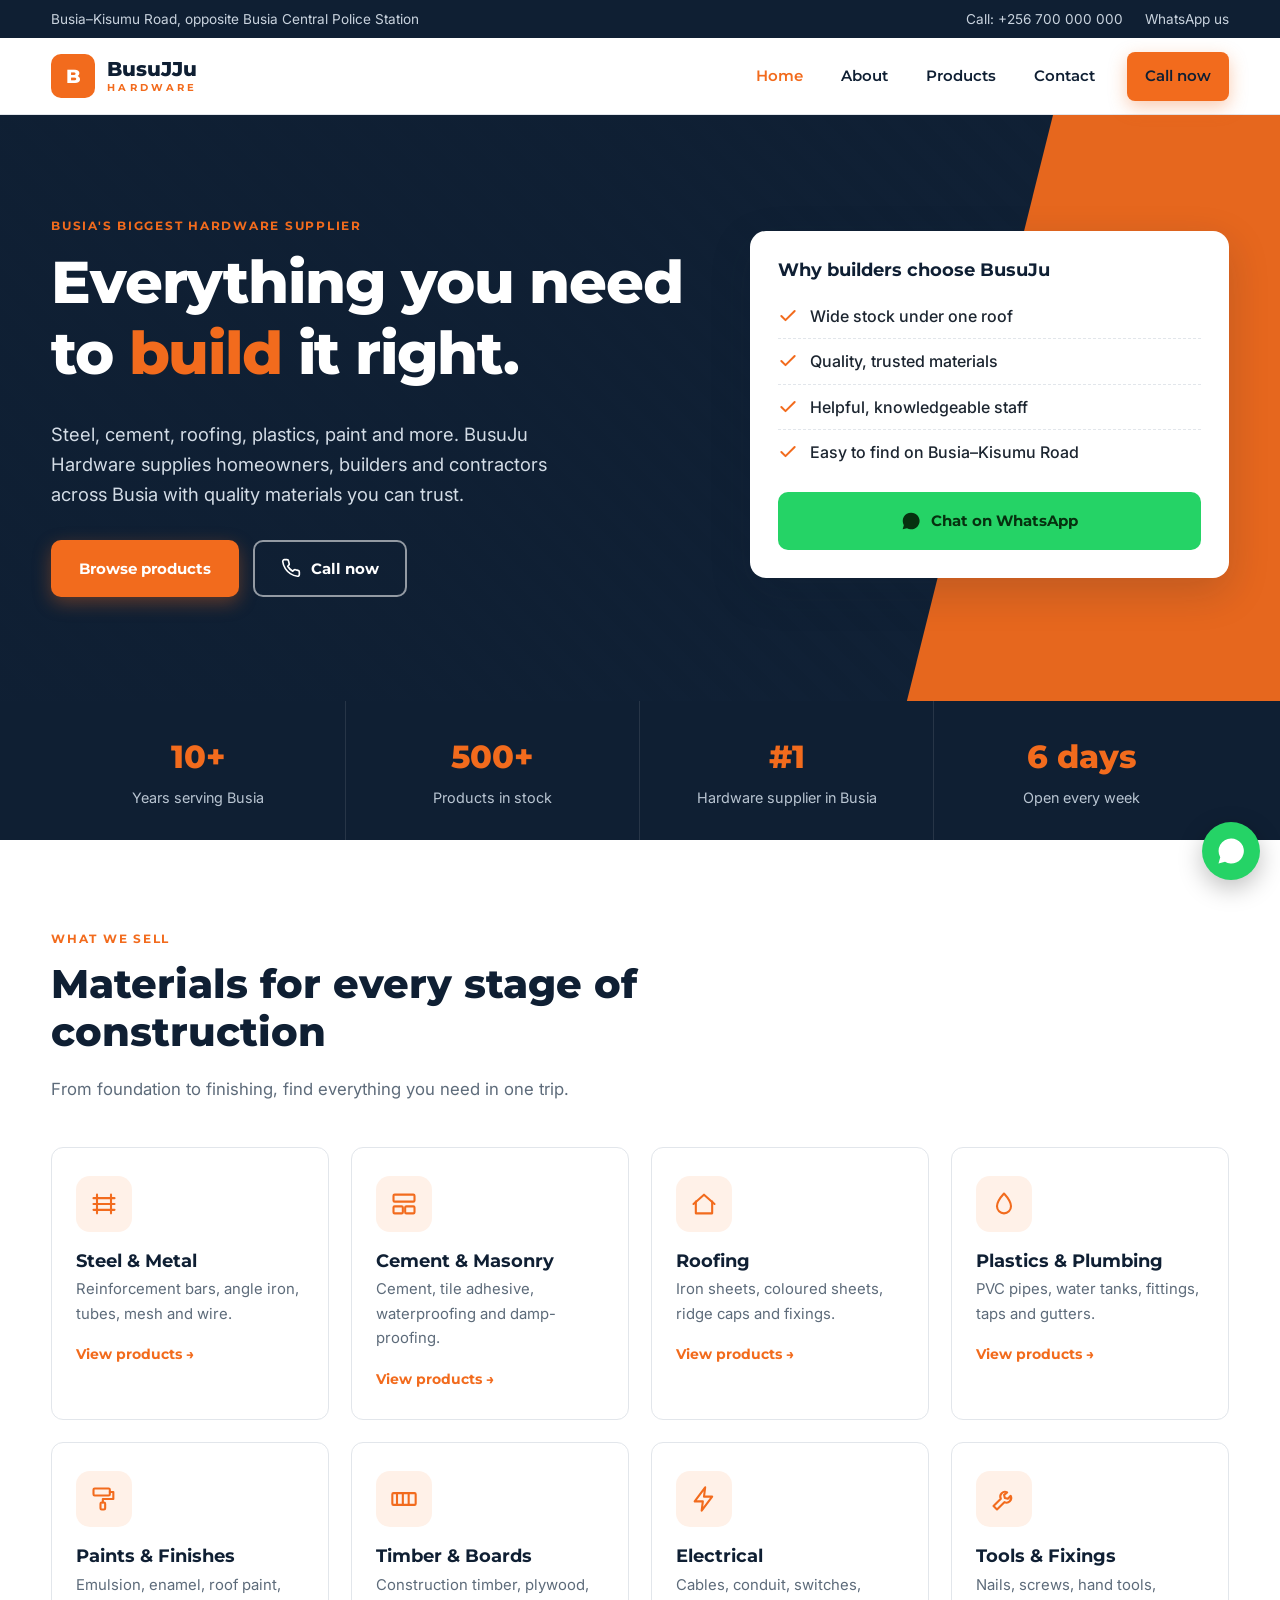
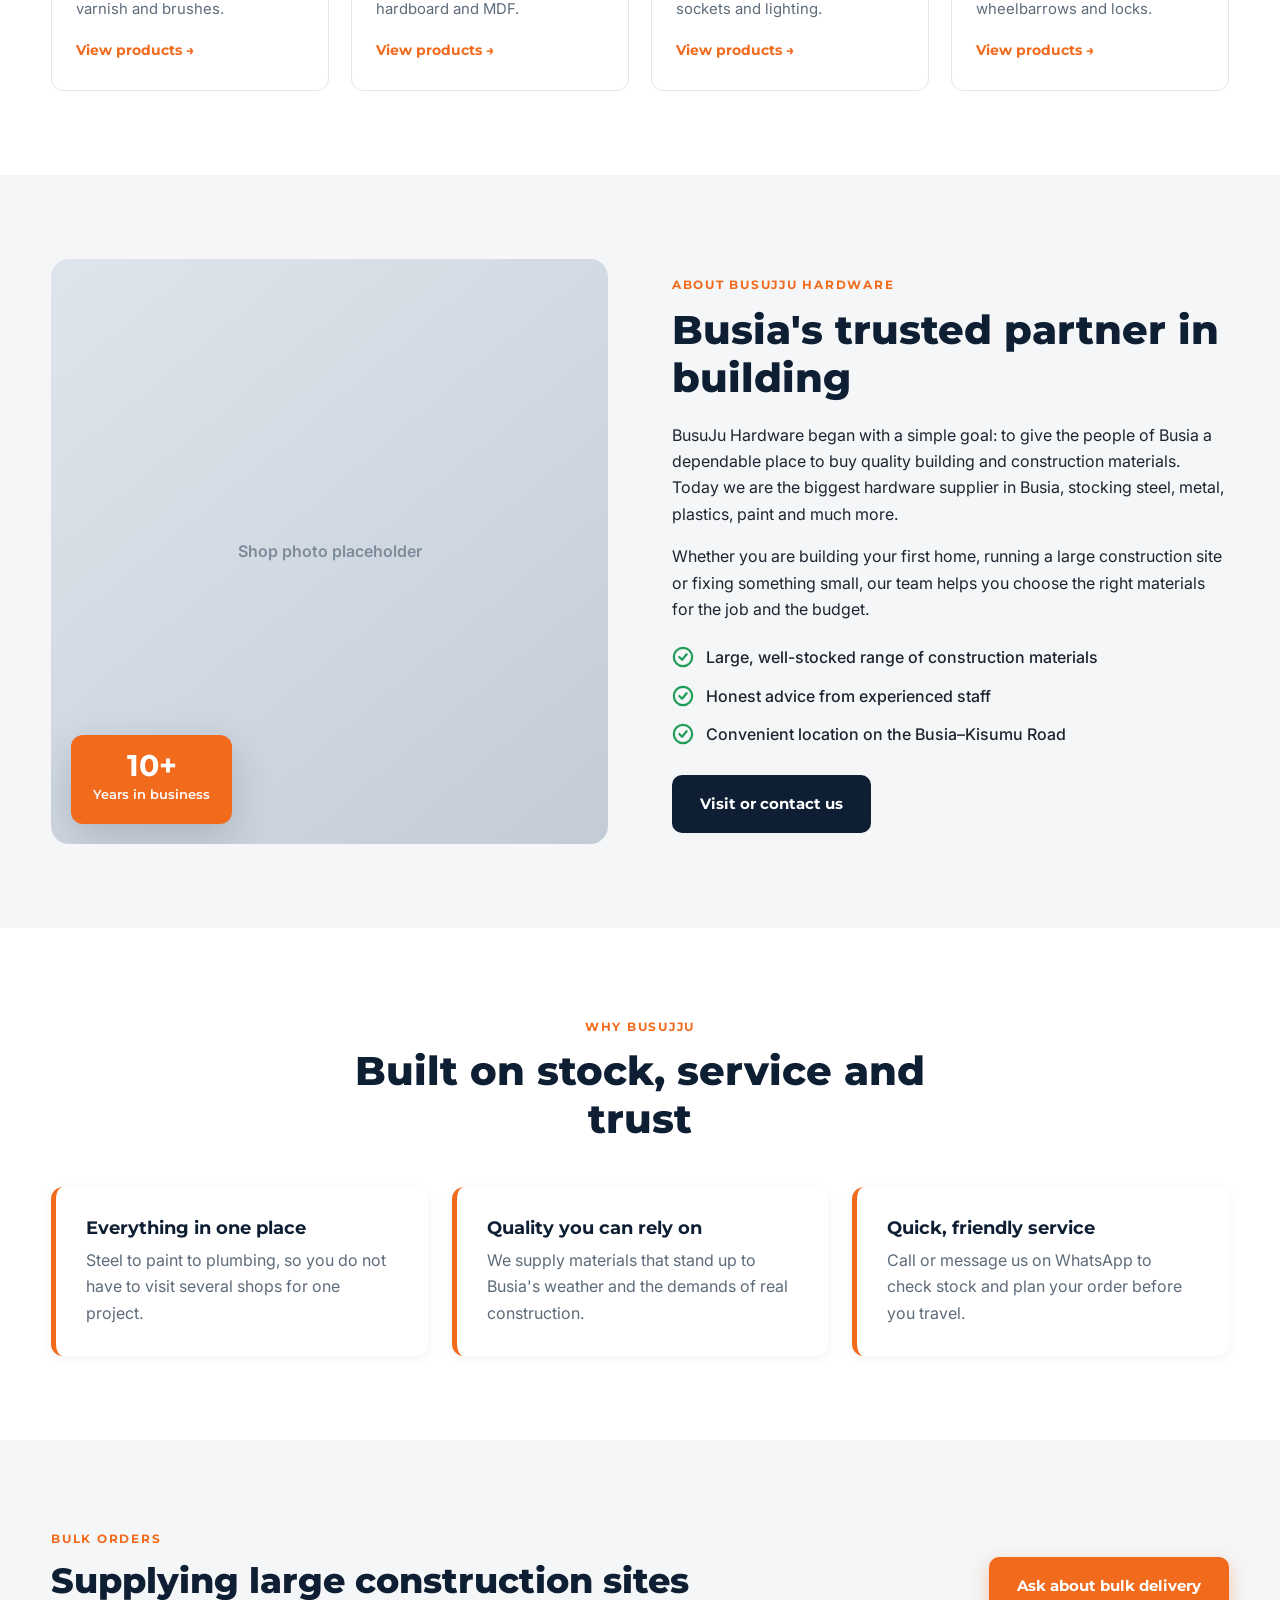
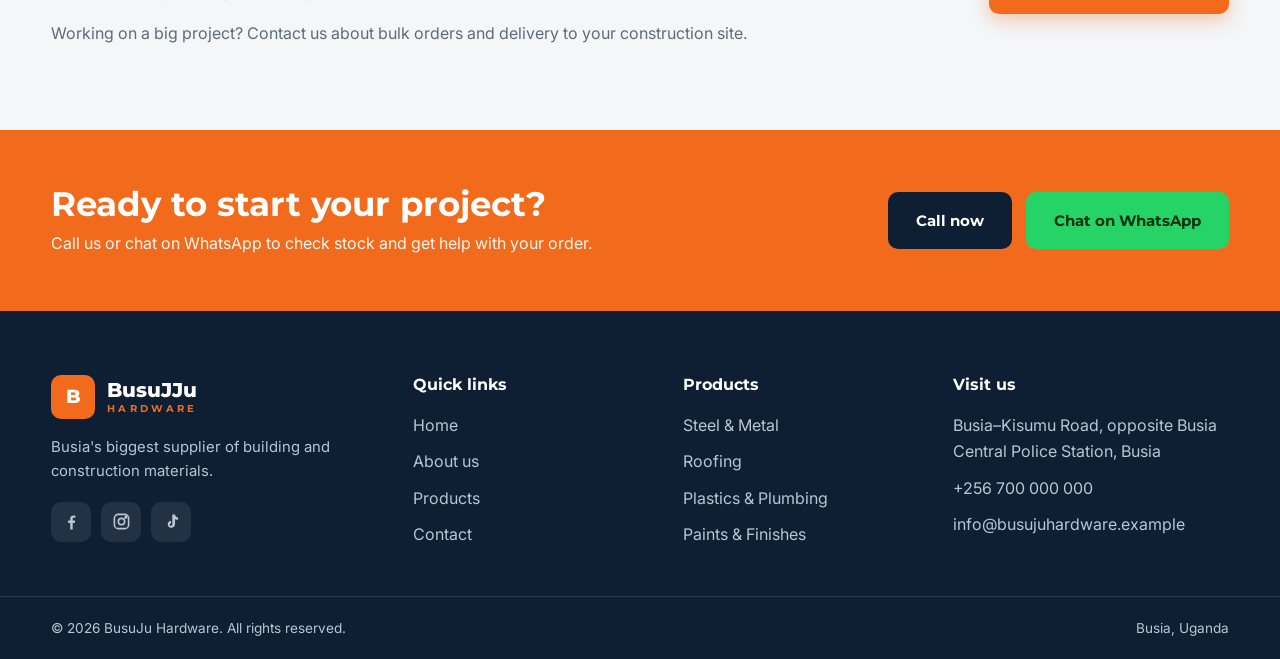
<file: index.html>
<!DOCTYPE html>
<html lang="en">
<head>
  <meta charset="UTF-8">
  <meta name="viewport" content="width=device-width, initial-scale=1.0">
  <title>BusuJu Hardware | Building &amp; Construction Materials in Busia</title>
  <meta name="description" content="BusuJu Hardware in Busia supplies steel, cement, roofing, plastics, paint, timber, electrical and tools for builders, contractors and homeowners.">
  <link rel="preconnect" href="https://fonts.googleapis.com">
  <link rel="preconnect" href="https://fonts.gstatic.com" crossorigin>
  <link href="https://fonts.googleapis.com/css2?family=Inter:wght@400;500;600&amp;family=Montserrat:wght@600;700;800&amp;display=swap" rel="stylesheet">
  <link rel="stylesheet" href="style.css">
</head>
<body>

  <div class="topbar">
    <div class="container">
      <span>Busia–Kisumu Road, opposite Busia Central Police Station</span>
      <div class="topbar-links">
        <a data-phone-link href="#">Call: <span data-phone-text>+256 700 000 000</span></a>
        <a data-whatsapp-link href="#">WhatsApp us</a>
      </div>
    </div>
  </div>

  <header class="header">
    <div class="container nav">
      <a href="index.html" class="logo" aria-label="BusuJJu Hardware home">
        <!-- Replace the logo-mark block with <img src="images/logo.png" alt="BusuJJu Hardware"> when you have a logo -->
        <span class="logo-mark">B</span>
        <span class="logo-text">BusuJJu<small>HARDWARE</small></span>
      </a>
      <button class="nav-toggle" aria-label="Toggle menu" aria-expanded="false"><span></span></button>
      <ul class="nav-links">
        <li><a href="index.html" class="active">Home</a></li>
        <li><a href="index.html#about">About</a></li>
        <li><a href="products.html">Products</a></li>
        <li><a href="contact.html">Contact</a></li>
        <li class="nav-cta"><a class="btn btn-primary btn-sm" data-phone-link href="#">Call now</a></li>
      </ul>
    </div>
  </header>

  <main>
    <!-- HERO -->
    <section class="hero">
      <div class="container">
        <div>
          <span class="eyebrow">Busia's biggest hardware supplier</span>
          <h1>Everything you need to <em>build</em> it right.</h1>
          <p class="lead">Steel, cement, roofing, plastics, paint and more. BusuJu Hardware supplies homeowners, builders and contractors across Busia with quality materials you can trust.</p>
          <div class="hero-actions">
            <a class="btn btn-primary" href="products.html">Browse products</a>
            <a class="btn btn-outline" data-phone-link href="#">
              <svg viewBox="0 0 24 24" fill="none" stroke="currentColor" stroke-width="2" stroke-linecap="round" stroke-linejoin="round"><path d="M22 16.9v3a2 2 0 0 1-2.2 2 19.8 19.8 0 0 1-8.6-3.1 19.5 19.5 0 0 1-6-6A19.8 19.8 0 0 1 2.1 4.2 2 2 0 0 1 4.1 2h3a2 2 0 0 1 2 1.7c.1 1 .4 1.9.7 2.8a2 2 0 0 1-.5 2.1L8.1 9.9a16 16 0 0 0 6 6l1.3-1.3a2 2 0 0 1 2.1-.4c.9.3 1.8.6 2.8.7a2 2 0 0 1 1.7 2z"/></svg>
              Call now
            </a>
          </div>
        </div>
        <aside class="hero-card">
          <h3>Why builders choose BusuJu</h3>
          <ul>
            <li><svg viewBox="0 0 24 24" fill="none" stroke="currentColor" stroke-width="2.4" stroke-linecap="round" stroke-linejoin="round"><path d="M20 6L9 17l-5-5"/></svg>Wide stock under one roof</li>
            <li><svg viewBox="0 0 24 24" fill="none" stroke="currentColor" stroke-width="2.4" stroke-linecap="round" stroke-linejoin="round"><path d="M20 6L9 17l-5-5"/></svg>Quality, trusted materials</li>
            <li><svg viewBox="0 0 24 24" fill="none" stroke="currentColor" stroke-width="2.4" stroke-linecap="round" stroke-linejoin="round"><path d="M20 6L9 17l-5-5"/></svg>Helpful, knowledgeable staff</li>
            <li><svg viewBox="0 0 24 24" fill="none" stroke="currentColor" stroke-width="2.4" stroke-linecap="round" stroke-linejoin="round"><path d="M20 6L9 17l-5-5"/></svg>Easy to find on Busia–Kisumu Road</li>
          </ul>
          <a class="btn btn-whatsapp" style="width:100%" data-whatsapp-link href="#">
            <svg viewBox="0 0 24 24" fill="currentColor"><path d="M17.5 14.4c-.3-.1-1.7-.8-2-.9-.3-.1-.5-.1-.7.1-.2.3-.8.9-.9 1.1-.2.2-.3.2-.6.1-.3-.1-1.2-.4-2.3-1.4-.9-.8-1.4-1.7-1.6-2-.2-.3 0-.4.1-.6l.4-.5c.1-.2.2-.3.3-.5.1-.2 0-.4 0-.5-.1-.1-.7-1.6-.9-2.2-.2-.6-.5-.5-.7-.5h-.6c-.2 0-.5.1-.8.4-.3.3-1 1-1 2.5s1.1 2.9 1.2 3.1c.1.2 2.1 3.2 5.1 4.5.7.3 1.3.5 1.7.6.7.2 1.4.2 1.9.1.6-.1 1.7-.7 2-1.4.2-.7.2-1.3.2-1.4-.1-.1-.3-.2-.6-.3zM12 2a10 10 0 0 0-8.6 15L2 22l5.2-1.4A10 10 0 1 0 12 2z"/></svg>
            Chat on WhatsApp
          </a>
        </aside>
      </div>
    </section>

    <!-- STATS (edit these numbers to match the real business) -->
    <section class="stats">
      <div class="container">
        <div class="stat"><b>10+</b><span>Years serving Busia</span></div>
        <div class="stat"><b>500+</b><span>Products in stock</span></div>
        <div class="stat"><b>#1</b><span>Hardware supplier in Busia</span></div>
        <div class="stat"><b>6 days</b><span>Open every week</span></div>
      </div>
    </section>

    <!-- CATEGORIES -->
    <section class="section">
      <div class="container">
        <div class="section-head reveal">
          <span class="eyebrow">What we sell</span>
          <h2>Materials for every stage of construction</h2>
          <p>From foundation to finishing, find everything you need in one trip.</p>
        </div>
        <div class="cat-grid">
          <a class="cat-card reveal" href="products.html?category=Steel%20%26%20Metal">
            <div class="cat-icon"><svg viewBox="0 0 24 24" fill="none" stroke="currentColor" stroke-width="1.8" stroke-linecap="round" stroke-linejoin="round"><path d="M3 7h18M3 12h18M3 17h18"/><path d="M6 4v16M18 4v16"/></svg></div>
            <h3>Steel &amp; Metal</h3><p>Reinforcement bars, angle iron, tubes, mesh and wire.</p><span class="more">View products →</span>
          </a>
          <a class="cat-card reveal" href="products.html?category=Cement%20%26%20Masonry">
            <div class="cat-icon"><svg viewBox="0 0 24 24" fill="none" stroke="currentColor" stroke-width="1.8" stroke-linecap="round" stroke-linejoin="round"><rect x="3" y="4" width="18" height="6" rx="1"/><rect x="3" y="14" width="8" height="6" rx="1"/><rect x="13" y="14" width="8" height="6" rx="1"/></svg></div>
            <h3>Cement &amp; Masonry</h3><p>Cement, tile adhesive, waterproofing and damp-proofing.</p><span class="more">View products →</span>
          </a>
          <a class="cat-card reveal" href="products.html?category=Roofing">
            <div class="cat-icon"><svg viewBox="0 0 24 24" fill="none" stroke="currentColor" stroke-width="1.8" stroke-linecap="round" stroke-linejoin="round"><path d="M3 12l9-8 9 8"/><path d="M5 10v10h14V10"/></svg></div>
            <h3>Roofing</h3><p>Iron sheets, coloured sheets, ridge caps and fixings.</p><span class="more">View products →</span>
          </a>
          <a class="cat-card reveal" href="products.html?category=Plastics%20%26%20Plumbing">
            <div class="cat-icon"><svg viewBox="0 0 24 24" fill="none" stroke="currentColor" stroke-width="1.8" stroke-linecap="round" stroke-linejoin="round"><path d="M12 3s6 6.5 6 11a6 6 0 0 1-12 0c0-4.5 6-11 6-11z"/></svg></div>
            <h3>Plastics &amp; Plumbing</h3><p>PVC pipes, water tanks, fittings, taps and gutters.</p><span class="more">View products →</span>
          </a>
          <a class="cat-card reveal" href="products.html?category=Paints%20%26%20Finishes">
            <div class="cat-icon"><svg viewBox="0 0 24 24" fill="none" stroke="currentColor" stroke-width="1.8" stroke-linecap="round" stroke-linejoin="round"><rect x="3" y="3" width="14" height="6" rx="1"/><path d="M17 6h3v6h-9v3"/><rect x="9" y="15" width="4" height="6" rx="1"/></svg></div>
            <h3>Paints &amp; Finishes</h3><p>Emulsion, enamel, roof paint, varnish and brushes.</p><span class="more">View products →</span>
          </a>
          <a class="cat-card reveal" href="products.html?category=Timber%20%26%20Boards">
            <div class="cat-icon"><svg viewBox="0 0 24 24" fill="none" stroke="currentColor" stroke-width="1.8" stroke-linecap="round" stroke-linejoin="round"><rect x="2" y="7" width="20" height="10" rx="1"/><path d="M6 7v10M11 7v10M16 7v10"/></svg></div>
            <h3>Timber &amp; Boards</h3><p>Construction timber, plywood, hardboard and MDF.</p><span class="more">View products →</span>
          </a>
          <a class="cat-card reveal" href="products.html?category=Electrical">
            <div class="cat-icon"><svg viewBox="0 0 24 24" fill="none" stroke="currentColor" stroke-width="1.8" stroke-linecap="round" stroke-linejoin="round"><path d="M13 2L4 14h7l-1 8 9-12h-7z"/></svg></div>
            <h3>Electrical</h3><p>Cables, conduit, switches, sockets and lighting.</p><span class="more">View products →</span>
          </a>
          <a class="cat-card reveal" href="products.html?category=Tools%20%26%20Fixings">
            <div class="cat-icon"><svg viewBox="0 0 24 24" fill="none" stroke="currentColor" stroke-width="1.8" stroke-linecap="round" stroke-linejoin="round"><path d="M14.7 6.3a4 4 0 0 0-5.4 5.4L3 18l3 3 6.3-6.3a4 4 0 0 0 5.4-5.4l-2.4 2.4-2.6-.6-.6-2.6z"/></svg></div>
            <h3>Tools &amp; Fixings</h3><p>Nails, screws, hand tools, wheelbarrows and locks.</p><span class="more">View products →</span>
          </a>
        </div>
      </div>
    </section>

    <!-- ABOUT -->
    <section class="section soft" id="about">
      <div class="container about-grid">
        <div class="about-media reveal">
          <!-- Replace this text with: <img src="images/store.jpg" alt="BusuJJu Hardware shop front"> -->
          <span>Shop photo placeholder</span>
          <div class="badge"><b>10+</b><span>Years in business</span></div>
        </div>
        <div class="reveal">
          <span class="eyebrow">About BusuJJu Hardware</span>
          <h2 style="font-size:clamp(1.8rem,3.4vw,2.5rem);font-weight:800">Busia's trusted partner in building</h2>
          <!-- Edit the story below with the real history of the business -->
          <p>BusuJu Hardware began with a simple goal: to give the people of Busia a dependable place to buy quality building and construction materials. Today we are the biggest hardware supplier in Busia, stocking steel, metal, plastics, paint and much more.</p>
          <p>Whether you are building your first home, running a large construction site or fixing something small, our team helps you choose the right materials for the job and the budget.</p>
          <ul class="check-list">
            <li><svg viewBox="0 0 24 24" fill="none" stroke="currentColor" stroke-width="2.4" stroke-linecap="round" stroke-linejoin="round"><circle cx="12" cy="12" r="10"/><path d="M8 12l3 3 5-6"/></svg>Large, well-stocked range of construction materials</li>
            <li><svg viewBox="0 0 24 24" fill="none" stroke="currentColor" stroke-width="2.4" stroke-linecap="round" stroke-linejoin="round"><circle cx="12" cy="12" r="10"/><path d="M8 12l3 3 5-6"/></svg>Honest advice from experienced staff</li>
            <li><svg viewBox="0 0 24 24" fill="none" stroke="currentColor" stroke-width="2.4" stroke-linecap="round" stroke-linejoin="round"><circle cx="12" cy="12" r="10"/><path d="M8 12l3 3 5-6"/></svg>Convenient location on the Busia–Kisumu Road</li>
          </ul>
          <a class="btn btn-dark" href="contact.html">Visit or contact us</a>
        </div>
      </div>
    </section>

    <!-- WHY US -->
    <section class="section">
      <div class="container">
        <div class="section-head reveal center" style="text-align:center">
          <span class="eyebrow">Why BusuJJu</span>
          <h2>Built on stock, service and trust</h2>
        </div>
        <div class="why-grid">
          <div class="why-card reveal"><h3>Everything in one place</h3><p>Steel to paint to plumbing, so you do not have to visit several shops for one project.</p></div>
          <div class="why-card reveal"><h3>Quality you can rely on</h3><p>We supply materials that stand up to Busia's weather and the demands of real construction.</p></div>
          <div class="why-card reveal"><h3>Quick, friendly service</h3><p>Call or message us on WhatsApp to check stock and plan your order before you travel.</p></div>
        </div>
      </div>
    </section>

    <!-- DELIVERY (delivery to bulk construction sites is not yet confirmed — edit or remove this section as needed) -->
    <section class="section soft">
      <div class="container about-grid" style="grid-template-columns:1fr auto;gap:40px">
        <div class="reveal">
          <span class="eyebrow">Bulk orders</span>
          <h2 style="font-size:clamp(1.6rem,3vw,2.2rem);font-weight:800">Supplying large construction sites</h2>
          <p style="margin:0;color:var(--muted)">Working on a big project? Contact us about bulk orders and delivery to your construction site.</p>
        </div>
        <a class="btn btn-primary reveal" data-whatsapp-link href="#">Ask about bulk delivery</a>
      </div>
    </section>

    <!-- CTA -->
    <section class="cta-band">
      <div class="container">
        <div>
          <h2>Ready to start your project?</h2>
          <p>Call us or chat on WhatsApp to check stock and get help with your order.</p>
        </div>
        <div class="cta-actions">
          <a class="btn btn-dark" data-phone-link href="#">Call now</a>
          <a class="btn btn-whatsapp" data-whatsapp-link href="#">Chat on WhatsApp</a>
        </div>
      </div>
    </section>
  </main>

  <footer class="footer">
    <div class="container footer-grid">
      <div>
        <a href="index.html" class="logo"><span class="logo-mark">B</span><span class="logo-text">BusuJJu<small>HARDWARE</small></span></a>
        <p class="footer-about">Busia's biggest supplier of building and construction materials.</p>
        <div class="socials">
          <a data-social="facebook" href="#" aria-label="Facebook"><svg viewBox="0 0 24 24" fill="currentColor"><path d="M13.5 22v-8h2.7l.4-3.2h-3.1V8.8c0-.9.3-1.5 1.6-1.5h1.7V4.4c-.3 0-1.3-.1-2.4-.1-2.4 0-4 1.5-4 4.1v2.4H7.7V14h2.7v8z"/></svg></a>
          <a data-social="instagram" href="#" aria-label="Instagram"><svg viewBox="0 0 24 24" fill="none" stroke="currentColor" stroke-width="2"><rect x="3" y="3" width="18" height="18" rx="5"/><circle cx="12" cy="12" r="4"/><circle cx="17.5" cy="6.5" r="1" fill="currentColor"/></svg></a>
          <a data-social="tiktok" href="#" aria-label="TikTok"><svg viewBox="0 0 24 24" fill="currentColor"><path d="M16.5 3c.3 2.2 1.6 3.6 3.8 3.8v3c-1.4.1-2.7-.3-3.8-1.1v6.1c0 5.2-5.6 6.9-8.3 3.4-1.8-2.4-.9-6.600 3.200-7v3.100c-.4.100-.7.200-1 .4-1.100.8-.6 2.700.9 2.700 1 0 1.700-.8 1.700-1.800V3z"/></svg></a>
        </div>
      </div>
      <div>
        <h4>Quick links</h4>
        <ul>
          <li><a href="index.html">Home</a></li>
          <li><a href="index.html#about">About us</a></li>
          <li><a href="products.html">Products</a></li>
          <li><a href="contact.html">Contact</a></li>
        </ul>
      </div>
      <div>
        <h4>Products</h4>
        <ul>
          <li><a href="products.html?category=Steel%20%26%20Metal">Steel &amp; Metal</a></li>
          <li><a href="products.html?category=Roofing">Roofing</a></li>
          <li><a href="products.html?category=Plastics%20%26%20Plumbing">Plastics &amp; Plumbing</a></li>
          <li><a href="products.html?category=Paints%20%26%20Finishes">Paints &amp; Finishes</a></li>
        </ul>
      </div>
      <div>
        <h4>Visit us</h4>
        <ul>
          <li>Busia–Kisumu Road, opposite Busia Central Police Station, Busia</li>
          <li><a data-phone-link href="#" data-phone-text>+256 700 000 000</a></li>
          <li><a data-email-link href="#" data-email-text>info@busujuhardware.example</a></li>
        </ul>
      </div>
    </div>
    <div class="footer-bottom">
      <div class="container">
        <span>&copy; <span data-year>2026</span> BusuJu Hardware. All rights reserved.</span>
        <span>Busia, Uganda</span>
      </div>
    </div>
  </footer>

  <a class="float-wa" data-whatsapp-link href="#" aria-label="Chat on WhatsApp">
    <svg viewBox="0 0 24 24" fill="currentColor"><path d="M17.5 14.4c-.3-.1-1.7-.8-2-.9-.3-.1-.5-.1-.7.1-.2.3-.8.9-.9 1.1-.2.2-.3.2-.6.1-.3-.1-1.2-.4-2.3-1.4-.9-.8-1.4-1.7-1.6-2-.2-.3 0-.4.1-.6l.4-.5c.1-.2.2-.3.3-.5.1-.2 0-.4 0-.5-.1-.1-.7-1.6-.9-2.2-.2-.6-.5-.5-.7-.5h-.6c-.2 0-.5.1-.8.4-.3.3-1 1-1 2.5s1.1 2.9 1.2 3.1c.1.2 2.1 3.2 5.1 4.5.7.3 1.3.5 1.7.6.7.2 1.4.2 1.9.1.6-.1 1.7-.7 2-1.4.2-.7.2-1.3.2-1.4-.1-.1-.3-.2-.6-.3zM12 2a10 10 0 0 0-8.6 15L2 22l5.2-1.4A10 10 0 1 0 12 2z"/></svg>
  </a>

  <script src="main.js"></script>
</body>
</html>
</file>
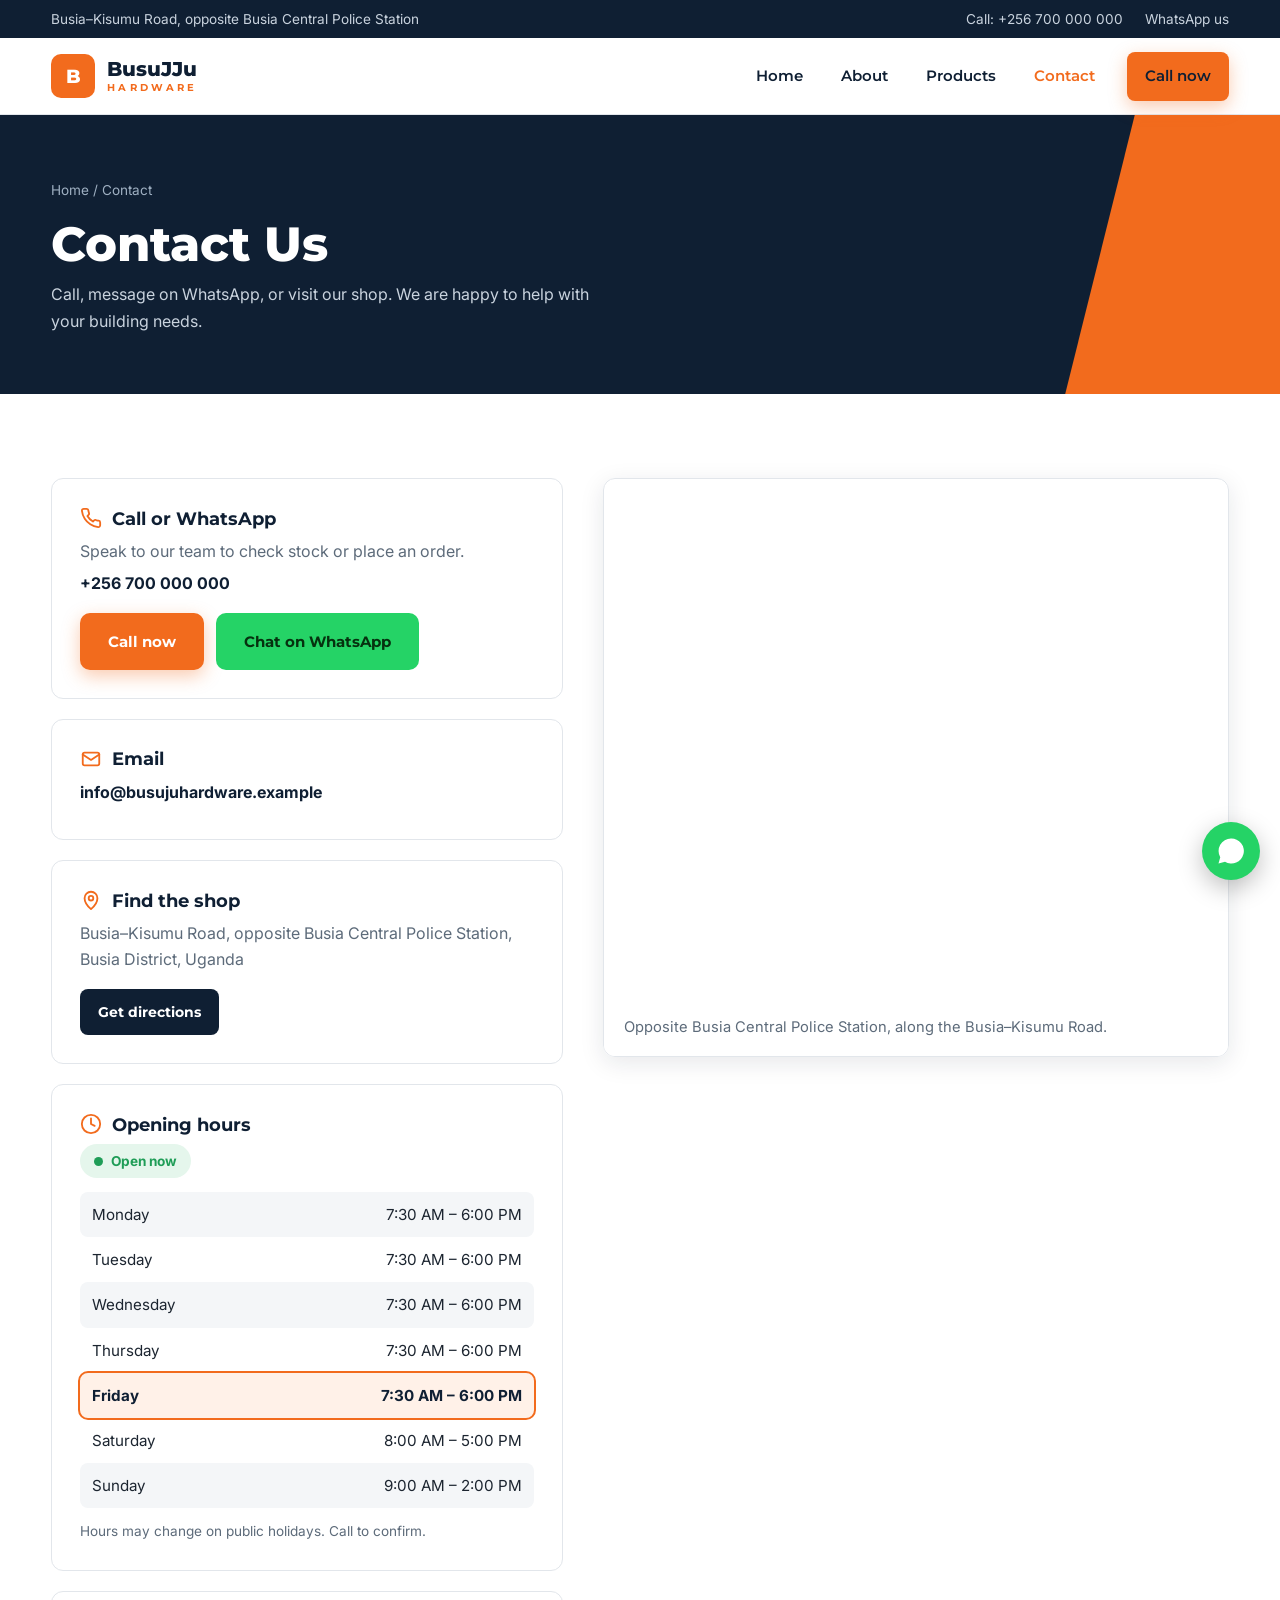
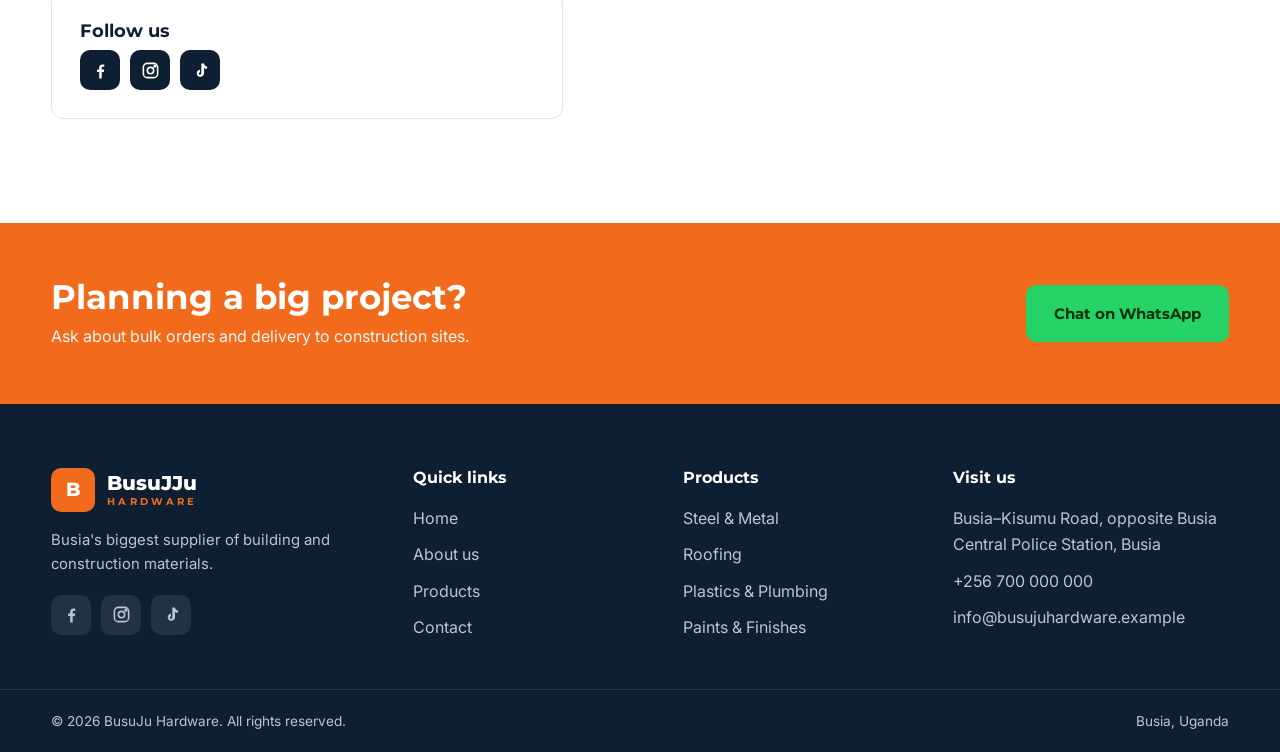
<file: contact.html>
<!DOCTYPE html>
<html lang="en">
<head>
  <meta charset="UTF-8">
  <meta name="viewport" content="width=device-width, initial-scale=1.0">
  <title>Contact | BusuJu Hardware, Busia</title>
  <meta name="description" content="Contact BusuJu Hardware in Busia. Call, chat on WhatsApp, or visit us on the Busia–Kisumu Road opposite Busia Central Police Station.">
  <link rel="preconnect" href="https://fonts.googleapis.com">
  <link rel="preconnect" href="https://fonts.gstatic.com" crossorigin>
  <link href="https://fonts.googleapis.com/css2?family=Inter:wght@400;500;600&amp;family=Montserrat:wght@600;700;800&amp;display=swap" rel="stylesheet">
  <link rel="stylesheet" href="style.css">
</head>
<body>

  <div class="topbar">
    <div class="container">
      <span>Busia–Kisumu Road, opposite Busia Central Police Station</span>
      <div class="topbar-links">
        <a data-phone-link href="#">Call: <span data-phone-text>+256 700 000 000</span></a>
        <a data-whatsapp-link href="#">WhatsApp us</a>
      </div>
    </div>
  </div>

  <header class="header">
    <div class="container nav">
      <a href="index.html" class="logo" aria-label="BusuJJu Hardware home">
        <span class="logo-mark">B</span>
        <span class="logo-text">BusuJJu<small>HARDWARE</small></span>
      </a>
      <button class="nav-toggle" aria-label="Toggle menu" aria-expanded="false"><span></span></button>
      <ul class="nav-links">
        <li><a href="index.html">Home</a></li>
        <li><a href="index.html#about">About</a></li>
        <li><a href="products.html">Products</a></li>
        <li><a href="contact.html" class="active">Contact</a></li>
        <li class="nav-cta"><a class="btn btn-primary btn-sm" data-phone-link href="#">Call now</a></li>
      </ul>
    </div>
  </header>

  <main>
    <section class="page-banner">
      <div class="container">
        <div class="crumbs"><a href="index.html">Home</a> / Contact</div>
        <h1>Contact Us</h1>
        <p>Call, message on WhatsApp, or visit our shop. We are happy to help with your building needs.</p>
      </div>
    </section>

    <section class="section">
      <div class="container contact-grid">
        <div>
          <div class="info-card">
            <h3>
              <svg viewBox="0 0 24 24" fill="none" stroke="currentColor" stroke-width="2" stroke-linecap="round" stroke-linejoin="round"><path d="M22 16.9v3a2 2 0 0 1-2.2 2 19.8 19.8 0 0 1-8.6-3.1 19.5 19.5 0 0 1-6-6A19.8 19.8 0 0 1 2.1 4.2 2 2 0 0 1 4.1 2h3a2 2 0 0 1 2 1.7c.1 1 .4 1.9.7 2.8a2 2 0 0 1-.5 2.1L8.1 9.9a16 16 0 0 0 6 6l1.3-1.3a2 2 0 0 1 2.1-.4c.9.3 1.8.6 2.8.7a2 2 0 0 1 1.7 2z"/></svg>
              Call or WhatsApp
            </h3>
            <p>Speak to our team to check stock or place an order.</p>
            <p><a class="link" data-phone-link href="#" data-phone-text>+256 700 000 000</a></p>
            <div class="action-row">
              <a class="btn btn-primary" data-phone-link href="#">Call now</a>
              <a class="btn btn-whatsapp" data-whatsapp-link href="#">Chat on WhatsApp</a>
            </div>
          </div>

          <div class="info-card">
            <h3>
              <svg viewBox="0 0 24 24" fill="none" stroke="currentColor" stroke-width="2" stroke-linecap="round" stroke-linejoin="round"><rect x="3" y="5" width="18" height="14" rx="2"/><path d="M3 7l9 6 9-6"/></svg>
              Email
            </h3>
            <p><a class="link" data-email-link href="#" data-email-text>info@busujuhardware.example</a></p>
          </div>

          <div class="info-card">
            <h3>
              <svg viewBox="0 0 24 24" fill="none" stroke="currentColor" stroke-width="2" stroke-linecap="round" stroke-linejoin="round"><path d="M12 22s7-6.2 7-12a7 7 0 0 0-14 0c0 5.8 7 12 7 12z"/><circle cx="12" cy="10" r="2.5"/></svg>
              Find the shop
            </h3>
            <p data-address-text>Busia–Kisumu Road, opposite Busia Central Police Station, Busia District, Uganda</p>
            <div class="action-row">
              <a class="btn btn-dark btn-sm" id="directions-link" href="#" target="_blank" rel="noopener">Get directions</a>
            </div>
          </div>

          <div class="info-card">
            <h3>
              <svg viewBox="0 0 24 24" fill="none" stroke="currentColor" stroke-width="2" stroke-linecap="round" stroke-linejoin="round"><circle cx="12" cy="12" r="10"/><path d="M12 6v6l4 2"/></svg>
              Opening hours
            </h3>
            <span id="open-status" class="status closed">Checking…</span>
            <ul class="hours" id="hours-list"></ul>
            <p style="margin:12px 0 0;font-size:0.85rem;color:var(--muted)">Hours may change on public holidays. Call to confirm.</p>
          </div>

          <div class="info-card">
            <h3>Follow us</h3>
            <div class="socials" style="margin-top:6px">
              <a data-social="facebook" href="#" aria-label="Facebook" style="background:var(--navy);color:#fff"><svg viewBox="0 0 24 24" fill="currentColor"><path d="M13.5 22v-8h2.7l.4-3.2h-3.1V8.8c0-.9.3-1.5 1.6-1.5h1.7V4.4c-.3 0-1.3-.1-2.4-.1-2.4 0-4 1.5-4 4.1v2.4H7.7V14h2.7v8z"/></svg></a>
              <a data-social="instagram" href="#" aria-label="Instagram" style="background:var(--navy);color:#fff"><svg viewBox="0 0 24 24" fill="none" stroke="currentColor" stroke-width="2"><rect x="3" y="3" width="18" height="18" rx="5"/><circle cx="12" cy="12" r="4"/><circle cx="17.5" cy="6.5" r="1" fill="currentColor"/></svg></a>
              <a data-social="tiktok" href="#" aria-label="TikTok" style="background:var(--navy);color:#fff"><svg viewBox="0 0 24 24" fill="currentColor"><path d="M16.5 3c.3 2.2 1.6 3.6 3.8 3.8v3c-1.4.1-2.7-.3-3.8-1.1v6.1c0 5.2-5.6 6.9-8.3 3.4-1.8-2.4-.9-6.6 3.2-7v3.1c-.4.1-.7.2-1 .4-1.1.8-.6 2.7.9 2.7 1 0 1.7-.8 1.7-1.8V3z"/></svg></a>
            </div>
          </div>
        </div>

        <div class="map-wrap">
          <iframe id="map-frame" title="BusuJu Hardware location map" loading="lazy" referrerpolicy="no-referrer-when-downgrade" src=""></iframe>
          <div class="map-caption">Opposite Busia Central Police Station, along the Busia–Kisumu Road.</div>
        </div>
      </div>
    </section>

    <section class="cta-band">
      <div class="container">
        <div>
          <h2>Planning a big project?</h2>
          <p>Ask about bulk orders and delivery to construction sites.</p>
        </div>
        <div class="cta-actions">
          <a class="btn btn-whatsapp" data-whatsapp-link href="#">Chat on WhatsApp</a>
        </div>
      </div>
    </section>
  </main>

  <footer class="footer">
    <div class="container footer-grid">
      <div>
        <a href="index.html" class="logo"><span class="logo-mark">B</span><span class="logo-text">BusuJJu<small>HARDWARE</small></span></a>
        <p class="footer-about">Busia's biggest supplier of building and construction materials.</p>
        <div class="socials">
          <a data-social="facebook" href="#" aria-label="Facebook"><svg viewBox="0 0 24 24" fill="currentColor"><path d="M13.5 22v-8h2.7l.4-3.2h-3.1V8.8c0-.9.3-1.5 1.6-1.5h1.7V4.4c-.3 0-1.3-.1-2.4-.1-2.4 0-4 1.5-4 4.1v2.4H7.7V14h2.7v8z"/></svg></a>
          <a data-social="instagram" href="#" aria-label="Instagram"><svg viewBox="0 0 24 24" fill="none" stroke="currentColor" stroke-width="2"><rect x="3" y="3" width="18" height="18" rx="5"/><circle cx="12" cy="12" r="4"/><circle cx="17.5" cy="6.5" r="1" fill="currentColor"/></svg></a>
          <a data-social="tiktok" href="#" aria-label="TikTok"><svg viewBox="0 0 24 24" fill="currentColor"><path d="M16.5 3c.3 2.2 1.6 3.6 3.8 3.8v3c-1.4.1-2.7-.3-3.8-1.1v6.1c0 5.2-5.6 6.9-8.3 3.4-1.8-2.4-.9-6.6 3.2-7v3.1c-.4.1-.7.2-1 .4-1.1.8-.6 2.7.9 2.7 1 0 1.7-.8 1.7-1.8V3z"/></svg></a>
        </div>
      </div>
      <div>
        <h4>Quick links</h4>
        <ul>
          <li><a href="index.html">Home</a></li>
          <li><a href="index.html#about">About us</a></li>
          <li><a href="products.html">Products</a></li>
          <li><a href="contact.html">Contact</a></li>
        </ul>
      </div>
      <div>
        <h4>Products</h4>
        <ul>
          <li><a href="products.html?category=Steel%20%26%20Metal">Steel &amp; Metal</a></li>
          <li><a href="products.html?category=Roofing">Roofing</a></li>
          <li><a href="products.html?category=Plastics%20%26%20Plumbing">Plastics &amp; Plumbing</a></li>
          <li><a href="products.html?category=Paints%20%26%20Finishes">Paints &amp; Finishes</a></li>
        </ul>
      </div>
      <div>
        <h4>Visit us</h4>
        <ul>
          <li>Busia–Kisumu Road, opposite Busia Central Police Station, Busia</li>
          <li><a data-phone-link href="#" data-phone-text>+256 700 000 000</a></li>
          <li><a data-email-link href="#" data-email-text>info@busujuhardware.example</a></li>
        </ul>
      </div>
    </div>
    <div class="footer-bottom">
      <div class="container">
        <span>&copy; <span data-year>2026</span> BusuJu Hardware. All rights reserved.</span>
        <span>Busia, Uganda</span>
      </div>
    </div>
  </footer>

  <a class="float-wa" data-whatsapp-link href="#" aria-label="Chat on WhatsApp">
    <svg viewBox="0 0 24 24" fill="currentColor"><path d="M17.5 14.4c-.3-.1-1.7-.8-2-.9-.3-.1-.5-.1-.7.1-.2.3-.8.9-.9 1.1-.2.2-.3.2-.6.1-.3-.1-1.2-.4-2.3-1.4-.9-.8-1.4-1.7-1.6-2-.2-.3 0-.4.1-.6l.4-.5c.1-.2.2-.3.3-.5.1-.2 0-.4 0-.5-.1-.1-.7-1.6-.9-2.2-.2-.6-.5-.5-.7-.5h-.6c-.2 0-.5.1-.8.4-.3.3-1 1-1 2.5s1.1 2.9 1.2 3.1c.1.2 2.1 3.2 5.1 4.5.7.3 1.3.5 1.7.6.7.2 1.4.2 1.9.1.6-.1 1.7-.7 2-1.4.2-.7.2-1.3.2-1.4-.1-.1-.3-.2-.6-.3zM12 2a10 10 0 0 0-8.6 15L2 22l5.2-1.4A10 10 0 1 0 12 2z"/></svg>
  </a>

  <script src="main.js"></script>
</body>
</html>
</file>
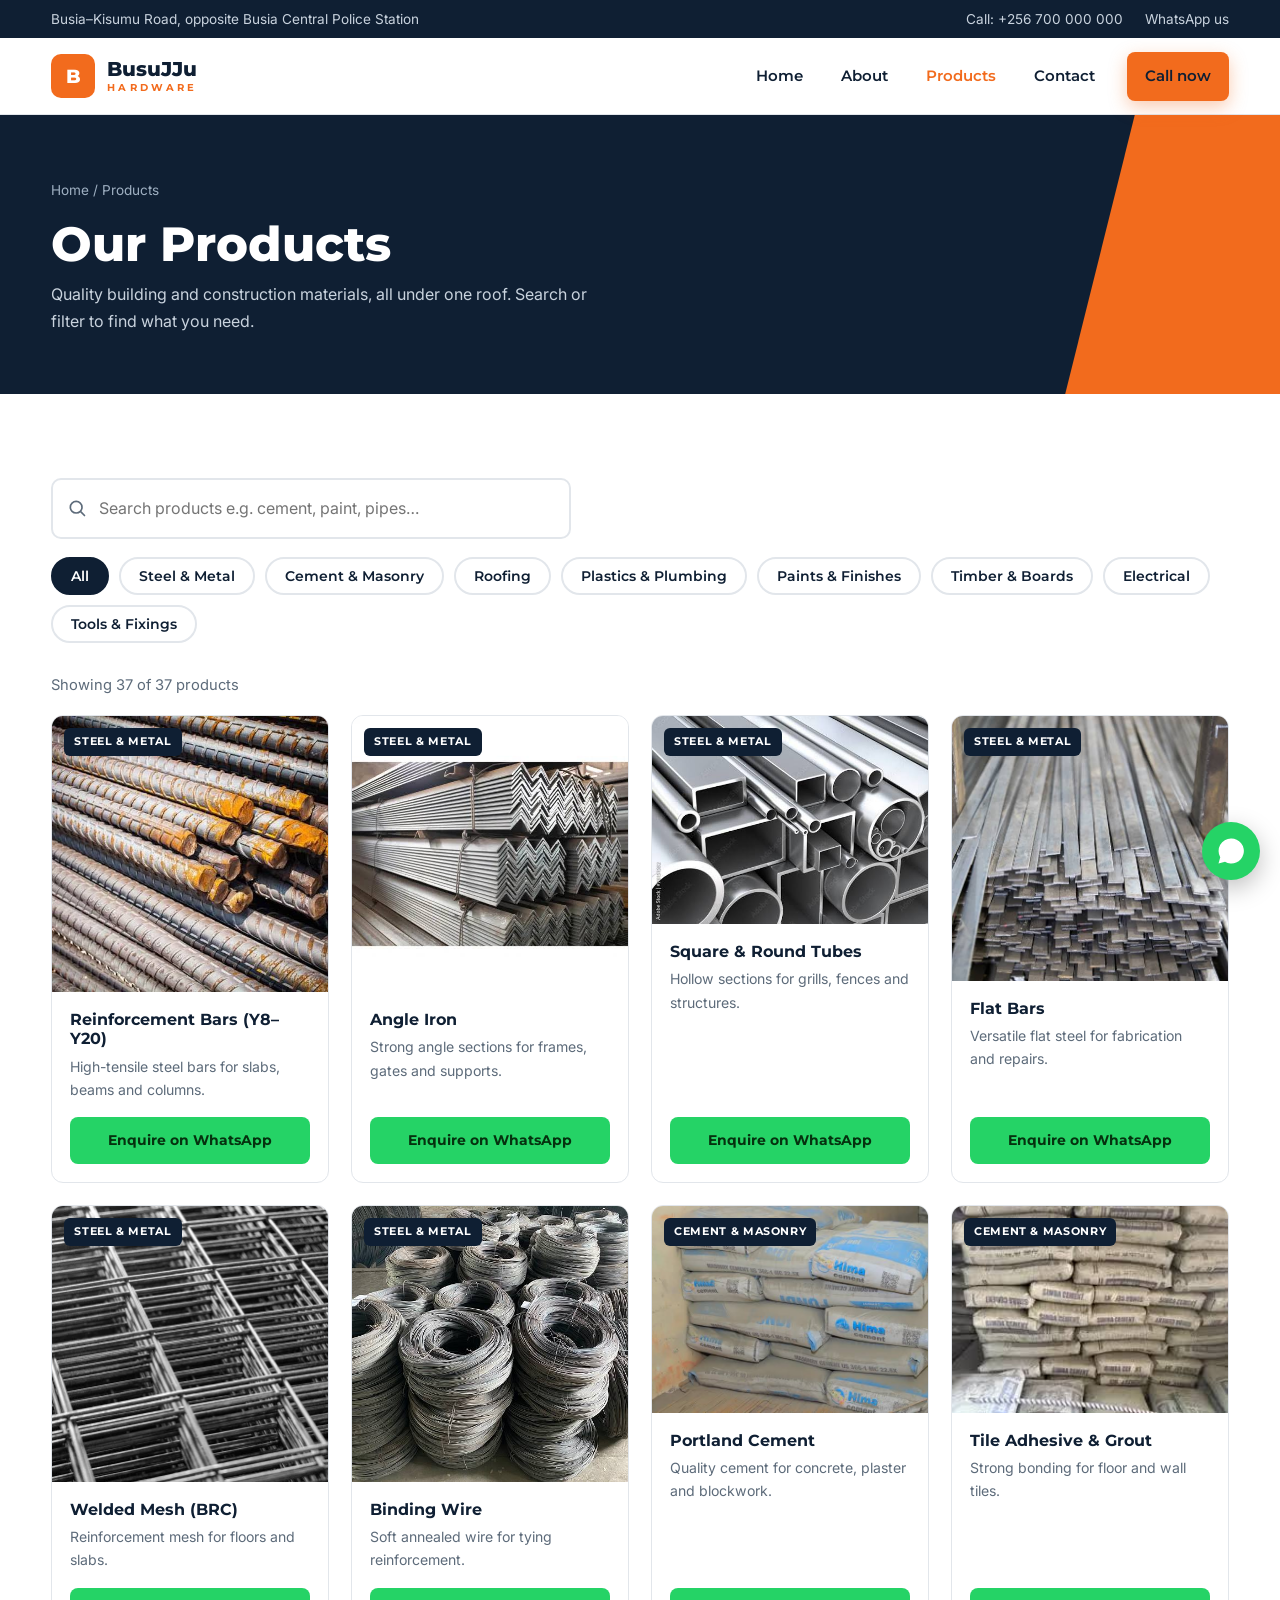
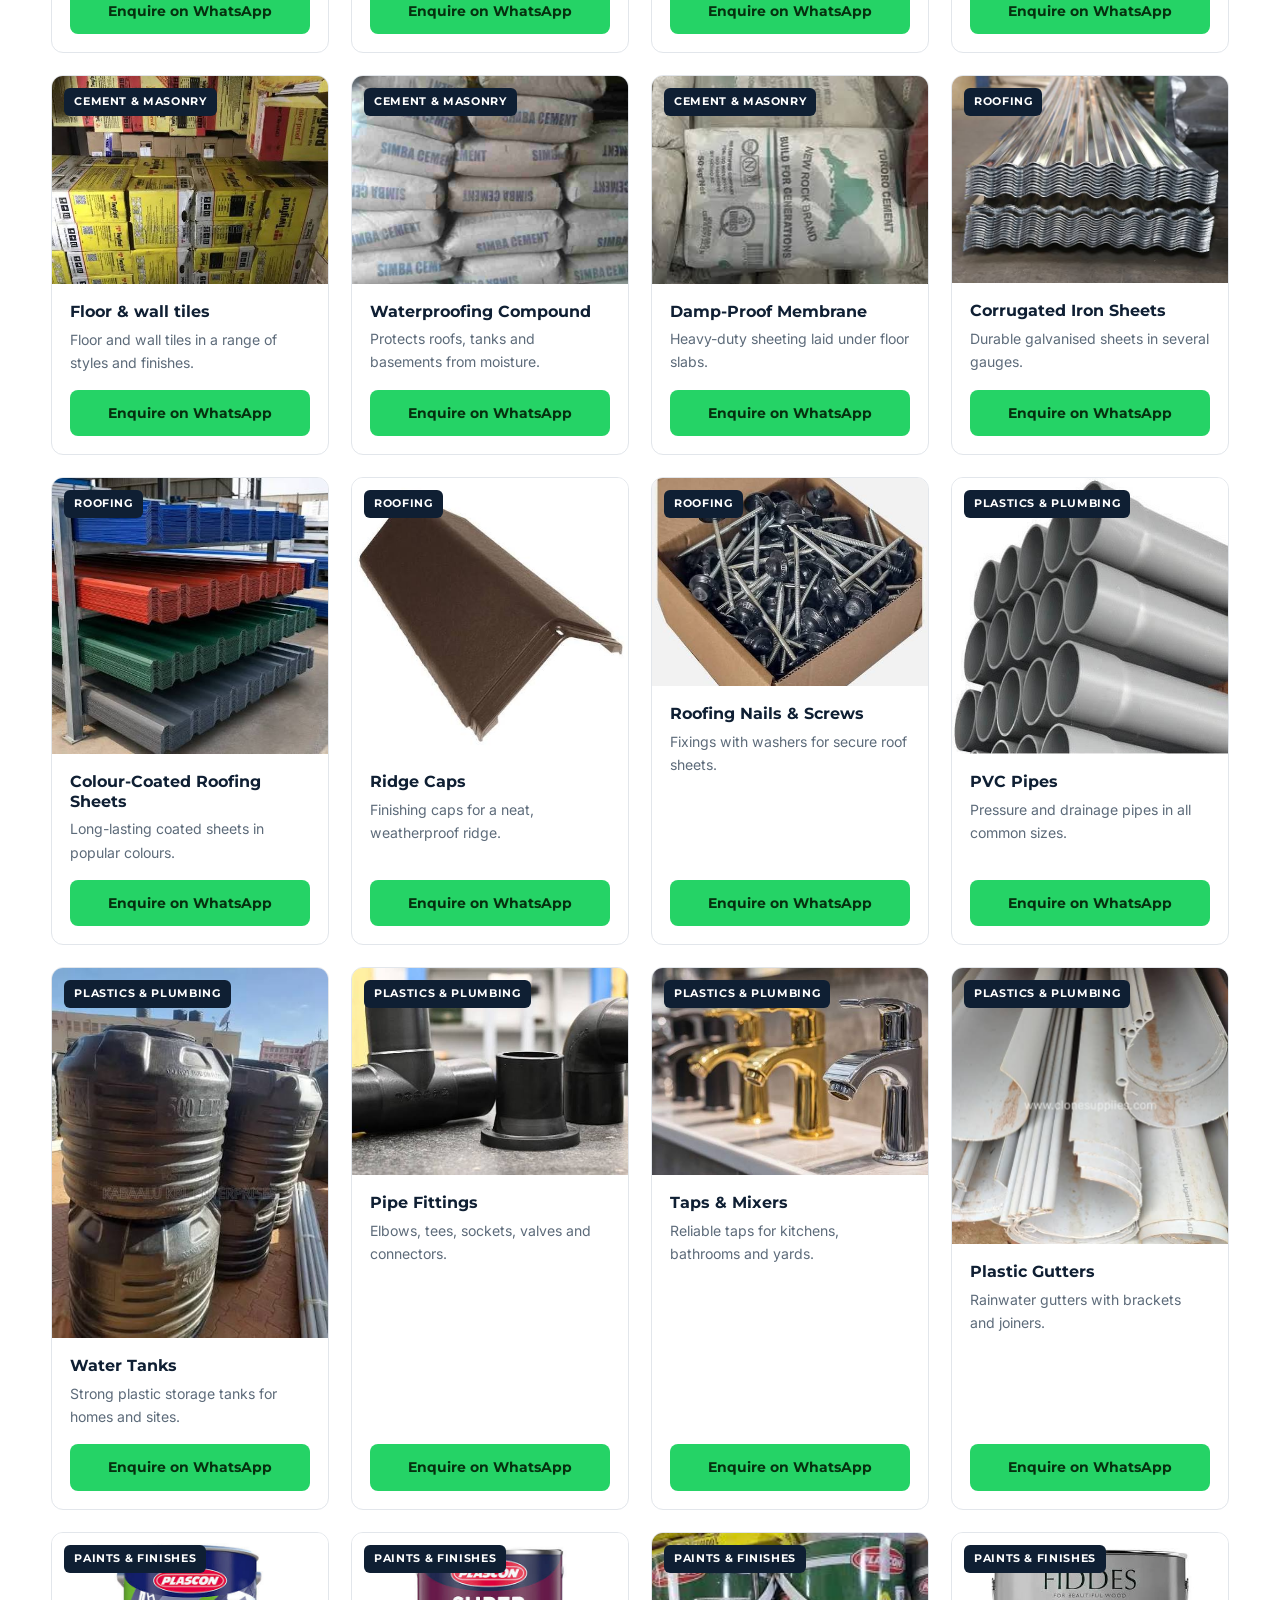
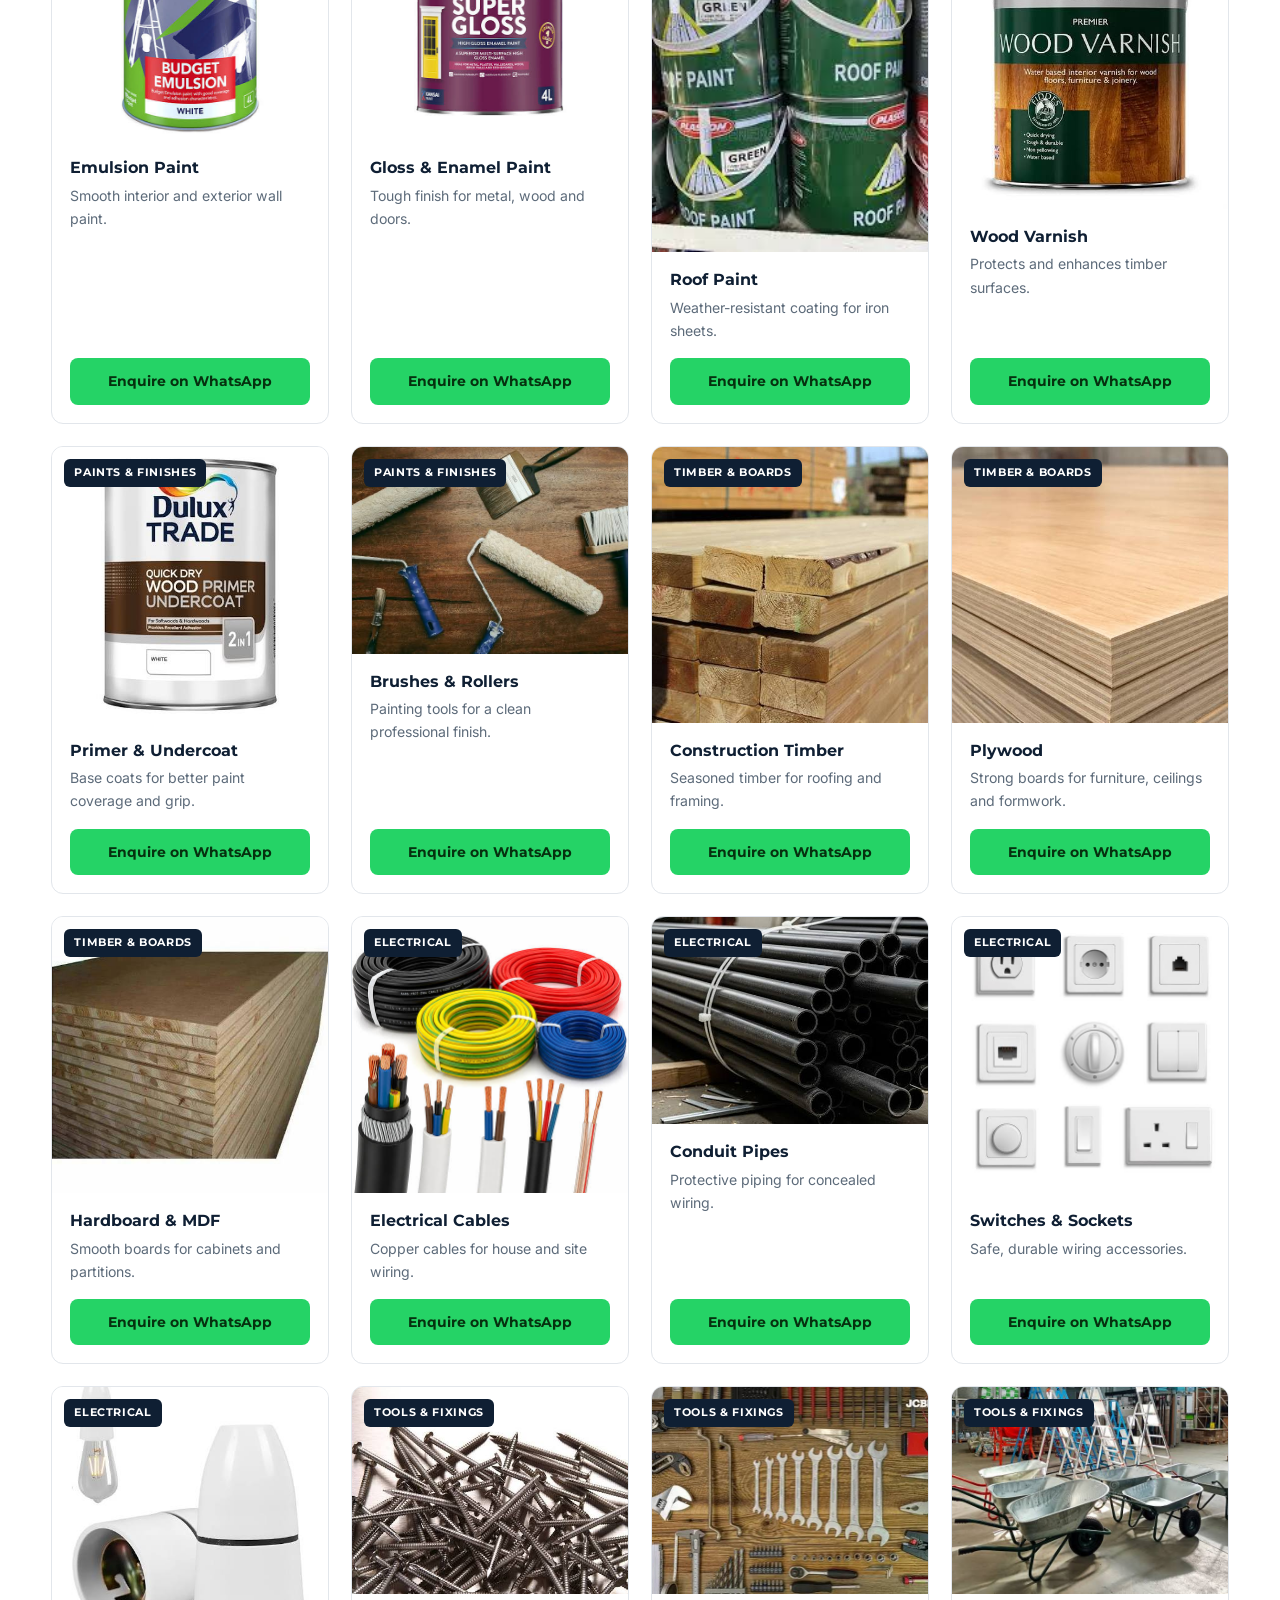
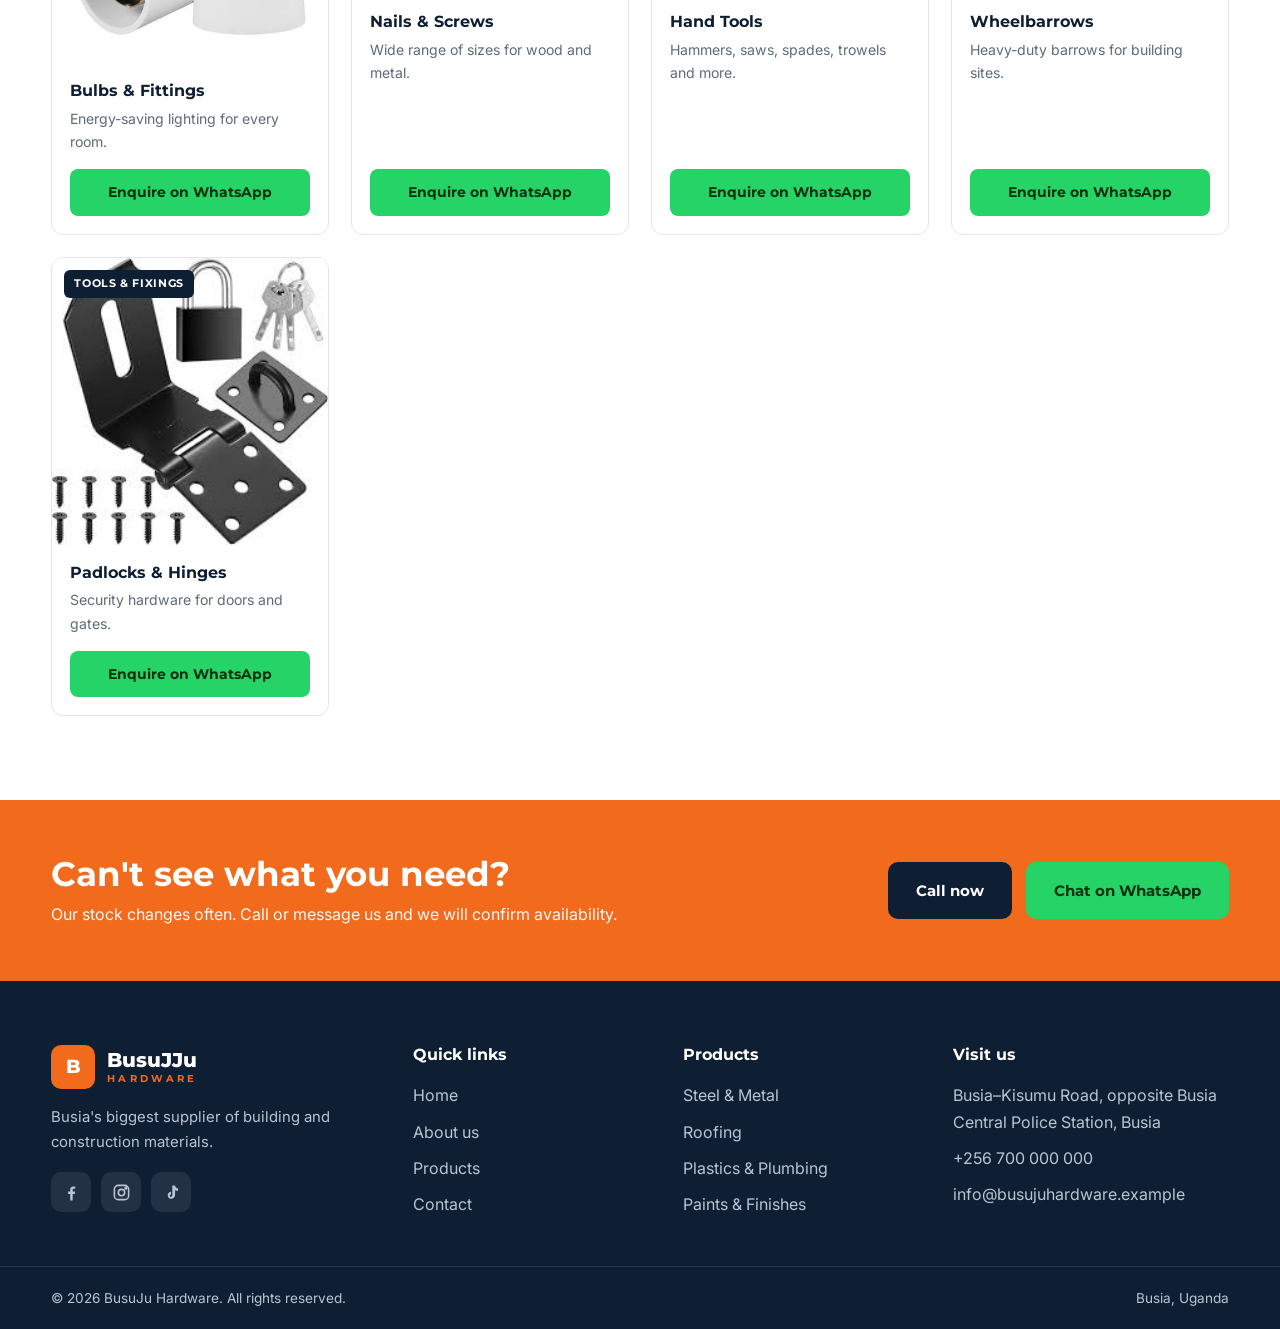
<file: products.html>
<!DOCTYPE html>
<html lang="en">
<head>
  <meta charset="UTF-8">
  <meta name="viewport" content="width=device-width, initial-scale=1.0">
  <title>Products | BusuJu Hardware, Busia</title>
  <meta name="description" content="Browse building and construction materials at BusuJu Hardware in Busia: steel, cement, roofing, plastics, paint, timber, electrical and tools.">
  <link rel="preconnect" href="https://fonts.googleapis.com">
  <link rel="preconnect" href="https://fonts.gstatic.com" crossorigin>
  <link href="https://fonts.googleapis.com/css2?family=Inter:wght@400;500;600&amp;family=Montserrat:wght@600;700;800&amp;display=swap" rel="stylesheet">
  <link rel="stylesheet" href="style.css">
</head>
<body>

  <div class="topbar">
    <div class="container">
      <span>Busia–Kisumu Road, opposite Busia Central Police Station</span>
      <div class="topbar-links">
        <a data-phone-link href="#">Call: <span data-phone-text>+256 700 000 000</span></a>
        <a data-whatsapp-link href="#">WhatsApp us</a>
      </div>
    </div>
  </div>

  <header class="header">
    <div class="container nav">
      <a href="index.html" class="logo" aria-label="BusuJu Hardware home">
        <span class="logo-mark">B</span>
        <span class="logo-text">BusuJJu<small>HARDWARE</small></span>
      </a>
      <button class="nav-toggle" aria-label="Toggle menu" aria-expanded="false"><span></span></button>
      <ul class="nav-links">
        <li><a href="index.html">Home</a></li>
        <li><a href="index.html#about">About</a></li>
        <li><a href="products.html" class="active">Products</a></li>
        <li><a href="contact.html">Contact</a></li>
        <li class="nav-cta"><a class="btn btn-primary btn-sm" data-phone-link href="#">Call now</a></li>
      </ul>
    </div>
  </header>

  <main>
    <section class="page-banner">
      <div class="container">
        <div class="crumbs"><a href="index.html">Home</a> / Products</div>
        <h1>Our Products</h1>
        <p>Quality building and construction materials, all under one roof. Search or filter to find what you need.</p>
      </div>
    </section>

    <section class="section">
      <div class="container">
        <div class="toolbar">
          <div class="search-box">
            <svg viewBox="0 0 24 24" fill="none" stroke="currentColor" stroke-width="2" stroke-linecap="round"><circle cx="11" cy="11" r="7"/><path d="M21 21l-4.3-4.3"/></svg>
            <input type="search" id="product-search" placeholder="Search products e.g. cement, paint, pipes…" aria-label="Search products" autocomplete="off">
          </div>
          <div class="filters" id="filters" role="group" aria-label="Filter by category"></div>
        </div>

        <p class="result-count" id="result-count" aria-live="polite"></p>
        <div class="product-grid" id="product-grid"></div>

        <div class="empty" id="empty-state">
          <h3>No products found</h3>
          <p>Try a different search or category, or ask us directly. We may have it in stock.</p>
          <a class="btn btn-whatsapp" data-whatsapp-link href="#">Ask on WhatsApp</a>
        </div>
      </div>
    </section>

    <section class="cta-band">
      <div class="container">
        <div>
          <h2>Can't see what you need?</h2>
          <p>Our stock changes often. Call or message us and we will confirm availability.</p>
        </div>
        <div class="cta-actions">
          <a class="btn btn-dark" data-phone-link href="#">Call now</a>
          <a class="btn btn-whatsapp" data-whatsapp-link href="#">Chat on WhatsApp</a>
        </div>
      </div>
    </section>
  </main>

  <footer class="footer">
    <div class="container footer-grid">
      <div>
        <a href="index.html" class="logo"><span class="logo-mark">B</span><span class="logo-text">BusuJJu<small>HARDWARE</small></span></a>
        <p class="footer-about">Busia's biggest supplier of building and construction materials.</p>
        <div class="socials">
          <a data-social="facebook" href="#" aria-label="Facebook"><svg viewBox="0 0 24 24" fill="currentColor"><path d="M13.5 22v-8h2.7l.4-3.2h-3.1V8.8c0-.9.3-1.5 1.6-1.5h1.7V4.4c-.3 0-1.3-.1-2.4-.1-2.4 0-4 1.5-4 4.1v2.4H7.7V14h2.7v8z"/></svg></a>
          <a data-social="instagram" href="#" aria-label="Instagram"><svg viewBox="0 0 24 24" fill="none" stroke="currentColor" stroke-width="2"><rect x="3" y="3" width="18" height="18" rx="5"/><circle cx="12" cy="12" r="4"/><circle cx="17.5" cy="6.5" r="1" fill="currentColor"/></svg></a>
          <a data-social="tiktok" href="#" aria-label="TikTok"><svg viewBox="0 0 24 24" fill="currentColor"><path d="M16.5 3c.3 2.2 1.6 3.6 3.8 3.8v3c-1.4.1-2.7-.3-3.8-1.1v6.1c0 5.2-5.6 6.9-8.3 3.4-1.8-2.4-.9-6.6 3.2-7v3.1c-.4.1-.7.2-1 .4-1.1.8-.6 2.7.9 2.7 1 0 1.7-.8 1.7-1.8V3z"/></svg></a>
        </div>
      </div>
      <div>
        <h4>Quick links</h4>
        <ul>
          <li><a href="index.html">Home</a></li>
          <li><a href="index.html#about">About us</a></li>
          <li><a href="products.html">Products</a></li>
          <li><a href="contact.html">Contact</a></li>
        </ul>
      </div>
      <div>
        <h4>Products</h4>
        <ul>
          <li><a href="products.html?category=Steel%20%26%20Metal">Steel &amp; Metal</a></li>
          <li><a href="products.html?category=Roofing">Roofing</a></li>
          <li><a href="products.html?category=Plastics%20%26%20Plumbing">Plastics &amp; Plumbing</a></li>
          <li><a href="products.html?category=Paints%20%26%20Finishes">Paints &amp; Finishes</a></li>
        </ul>
      </div>
      <div>
        <h4>Visit us</h4>
        <ul>
          <li>Busia–Kisumu Road, opposite Busia Central Police Station, Busia</li>
          <li><a data-phone-link href="#" data-phone-text>+256 700 000 000</a></li>
          <li><a data-email-link href="#" data-email-text>info@busujuhardware.example</a></li>
        </ul>
      </div>
    </div>
    <div class="footer-bottom">
      <div class="container">
        <span>&copy; <span data-year>2026</span> BusuJu Hardware. All rights reserved.</span>
        <span>Busia, Uganda</span>
      </div>
    </div>
  </footer>

  <a class="float-wa" data-whatsapp-link href="#" aria-label="Chat on WhatsApp">
    <svg viewBox="0 0 24 24" fill="currentColor"><path d="M17.5 14.4c-.3-.1-1.7-.8-2-.9-.3-.1-.5-.1-.7.1-.2.3-.8.9-.9 1.1-.2.2-.3.2-.6.1-.3-.1-1.2-.4-2.3-1.4-.9-.8-1.4-1.7-1.6-2-.2-.3 0-.4.1-.6l.4-.5c.1-.2.2-.3.3-.5.1-.2 0-.4 0-.5-.1-.1-.7-1.6-.9-2.2-.2-.6-.5-.5-.7-.5h-.6c-.2 0-.5.1-.8.4-.3.3-1 1-1 2.5s1.1 2.9 1.2 3.1c.1.2 2.1 3.2 5.1 4.5.7.3 1.3.5 1.7.6.7.2 1.4.2 1.9.1.6-.1 1.7-.7 2-1.4.2-.7.2-1.3.2-1.4-.1-.1-.3-.2-.6-.3zM12 2a10 10 0 0 0-8.6 15L2 22l5.2-1.4A10 10 0 1 0 12 2z"/></svg>
  </a>

  <script src="main.js"></script>
</body>
</html>
</file>
<file: style.css>
/* ==========================================================
   BusuJu Hardware — style.css
   Edit the colour tokens below to re-brand the whole site.
   ========================================================== */

:root {
  --navy: #0f1f33;
  --navy-2: #172b45;
  --orange: #f26b1d;
  --orange-dark: #d85a10;
  --ink: #1c2530;
  --muted: #5d6b7a;
  --line: #e2e6eb;
  --bg: #ffffff;
  --bg-soft: #f4f6f8;
  --white: #ffffff;
  --green: #1f9d57;

  --font-head: "Montserrat", "Segoe UI", Arial, sans-serif;
  --font-body: "Inter", "Segoe UI", Arial, sans-serif;

  --radius: 12px;
  --shadow: 0 6px 24px rgba(15, 31, 51, 0.1);
  --shadow-lg: 0 14px 40px rgba(15, 31, 51, 0.18);
  --container: 1180px;
}

*, *::before, *::after { box-sizing: border-box; }
html { scroll-behavior: smooth; }
body {
  margin: 0;
  font-family: var(--font-body);
  font-size: 16px;
  line-height: 1.65;
  color: var(--ink);
  background: var(--bg);
  -webkit-font-smoothing: antialiased;
}
img { max-width: 100%; display: block; }
a { color: inherit; text-decoration: none; }
h1, h2, h3, h4 {
  font-family: var(--font-head);
  line-height: 1.2;
  margin: 0 0 0.5em;
  color: var(--navy);
}
p { margin: 0 0 1em; }
.container { width: min(var(--container), 92%); margin-inline: auto; }
.section { padding: 84px 0; }
.section.soft { background: var(--bg-soft); }
.eyebrow {
  display: inline-block;
  font-family: var(--font-head);
  font-weight: 700;
  font-size: 0.78rem;
  letter-spacing: 0.14em;
  text-transform: uppercase;
  color: var(--orange);
  margin-bottom: 10px;
}
.section-head { max-width: 640px; margin-bottom: 44px; }
.section-head h2 { font-size: clamp(1.8rem, 3.4vw, 2.5rem); font-weight: 800; }
.section-head p { color: var(--muted); font-size: 1.05rem; }
.center { text-align: center; margin-inline: auto; }

/* ---------- Buttons ---------- */
.btn {
  display: inline-flex;
  align-items: center;
  justify-content: center;
  gap: 10px;
  padding: 14px 26px;
  border-radius: 10px;
  border: 2px solid transparent;
  font-family: var(--font-head);
  font-weight: 700;
  font-size: 0.95rem;
  cursor: pointer;
  transition: transform 0.15s ease, background 0.2s ease, color 0.2s ease, box-shadow 0.2s ease;
}
.btn:hover { transform: translateY(-2px); }
.btn svg { width: 20px; height: 20px; flex: none; }
.btn-primary { background: var(--orange); color: var(--white); box-shadow: 0 6px 18px rgba(242, 107, 29, 0.35); }
.btn-primary:hover { background: var(--orange-dark); }
.btn-whatsapp { background: #25d366; color: #06310f; }
.btn-whatsapp:hover { background: #1ebd5a; }
.btn-outline { border-color: rgba(255, 255, 255, 0.55); color: var(--white); }
.btn-outline:hover { background: var(--white); color: var(--navy); }
.btn-dark { background: var(--navy); color: var(--white); }
.btn-dark:hover { background: var(--navy-2); }
.btn-sm { padding: 10px 16px; font-size: 0.85rem; border-radius: 8px; }

/* ---------- Top bar & header ---------- */
.topbar { background: var(--navy); color: #c9d3de; font-size: 0.85rem; }
.topbar .container { display: flex; justify-content: space-between; align-items: center; gap: 16px; padding: 8px 0; flex-wrap: wrap; }
.topbar a:hover { color: var(--orange); }
.topbar-links { display: flex; gap: 22px; flex-wrap: wrap; }

.header {
  position: sticky;
  top: 0;
  z-index: 50;
  background: var(--white);
  border-bottom: 1px solid var(--line);
  transition: box-shadow 0.25s ease;
}
.header.scrolled { box-shadow: var(--shadow); }
.nav { display: flex; align-items: center; justify-content: space-between; height: 76px; }
.logo { display: flex; align-items: center; gap: 12px; }
.logo-mark {
  width: 44px; height: 44px; border-radius: 10px;
  background: var(--orange); color: var(--white);
  display: grid; place-items: center;
  font-family: var(--font-head); font-weight: 800; font-size: 1.2rem;
}
.logo-text { font-family: var(--font-head); font-weight: 800; font-size: 1.25rem; color: var(--navy); line-height: 1; }
.logo-text small { display: block; font-size: 0.62rem; letter-spacing: 0.32em; color: var(--orange); font-weight: 700; margin-top: 4px; }
.nav-links { display: flex; align-items: center; gap: 6px; list-style: none; margin: 0; padding: 0; }
.nav-links a {
  display: block; padding: 10px 16px; border-radius: 8px;
  font-family: var(--font-head); font-weight: 600; font-size: 0.92rem; color: var(--navy);
  transition: background 0.2s, color 0.2s;
}
.nav-links a:hover { background: var(--bg-soft); }
.nav-links a.active { color: var(--orange); }
.nav-cta { margin-left: 10px; }
.nav-toggle { display: none; background: none; border: 0; width: 44px; height: 44px; cursor: pointer; padding: 0; }
.nav-toggle span, .nav-toggle span::before, .nav-toggle span::after {
  content: ""; display: block; width: 24px; height: 2.5px; background: var(--navy); border-radius: 2px;
  position: relative; transition: transform 0.25s, background 0.25s; margin-inline: auto;
}
.nav-toggle span::before { position: absolute; top: -8px; left: 0; }
.nav-toggle span::after { position: absolute; top: 8px; left: 0; }
.nav-toggle.open span { background: transparent; }
.nav-toggle.open span::before { transform: translateY(8px) rotate(45deg); }
.nav-toggle.open span::after { transform: translateY(-8px) rotate(-45deg); }

/* ---------- Hero ---------- */
.hero {
  position: relative;
  background:
    linear-gradient(115deg, rgba(15, 31, 51, 0.97) 40%, rgba(15, 31, 51, 0.8)),
    repeating-linear-gradient(45deg, #172b45 0 14px, #12253c 14px 28px);
  color: var(--white);
  overflow: hidden;
}
/* To use a real photo: replace the background above with
   url("images/hero.jpg") center/cover, keeping the navy overlay gradient. */
.hero::after {
  content: ""; position: absolute; right: -120px; top: -80px; bottom: -80px; width: 420px;
  background: var(--orange); transform: skewX(-14deg); opacity: 0.95;
}
.hero .container { position: relative; z-index: 2; display: grid; grid-template-columns: 1.15fr 0.85fr; gap: 50px; align-items: center; padding: 96px 0 104px; }
.hero h1 { color: var(--white); font-size: clamp(2.2rem, 5.2vw, 3.7rem); font-weight: 800; letter-spacing: -0.02em; }
.hero h1 em { font-style: normal; color: var(--orange); }
.hero p.lead { font-size: 1.15rem; color: #d3dce6; max-width: 540px; margin-bottom: 30px; }
.hero-actions { display: flex; flex-wrap: wrap; gap: 14px; }
.hero-card {
  background: var(--white); color: var(--ink); border-radius: 16px; padding: 28px;
  box-shadow: var(--shadow-lg); position: relative; z-index: 3;
}
.hero-card h3 { font-size: 1.1rem; margin-bottom: 14px; }
.hero-card ul { list-style: none; padding: 0; margin: 0 0 18px; }
.hero-card li { display: flex; gap: 12px; padding: 9px 0; border-bottom: 1px dashed var(--line); font-weight: 500; }
.hero-card li:last-child { border-bottom: 0; }
.hero-card li svg { width: 20px; height: 20px; color: var(--orange); flex: none; margin-top: 3px; }

/* ---------- Stats strip ---------- */
.stats { background: var(--navy); color: var(--white); }
.stats .container { display: grid; grid-template-columns: repeat(4, 1fr); }
.stat { padding: 30px 20px; text-align: center; border-right: 1px solid rgba(255, 255, 255, 0.1); }
.stat:last-child { border-right: 0; }
.stat b { display: block; font-family: var(--font-head); font-size: 2rem; font-weight: 800; color: var(--orange); }
.stat span { color: #b9c5d2; font-size: 0.9rem; }

/* ---------- Category cards ---------- */
.cat-grid { display: grid; grid-template-columns: repeat(4, 1fr); gap: 22px; }
.cat-card {
  background: var(--white); border: 1px solid var(--line); border-radius: var(--radius);
  padding: 28px 24px; transition: transform 0.2s, box-shadow 0.2s, border-color 0.2s;
  display: block;
}
.cat-card:hover { transform: translateY(-6px); box-shadow: var(--shadow); border-color: var(--orange); }
.cat-icon {
  width: 56px; height: 56px; border-radius: 14px; background: #fff1e8; color: var(--orange);
  display: grid; place-items: center; margin-bottom: 18px;
}
.cat-icon svg { width: 28px; height: 28px; }
.cat-card h3 { font-size: 1.1rem; margin-bottom: 6px; }
.cat-card p { color: var(--muted); font-size: 0.93rem; margin: 0 0 14px; }
.cat-card .more { font-family: var(--font-head); font-weight: 700; font-size: 0.85rem; color: var(--orange); }

/* ---------- About ---------- */
.about-grid { display: grid; grid-template-columns: 1fr 1fr; gap: 64px; align-items: center; }
.about-media {
  position: relative; aspect-ratio: 4 / 4.2; border-radius: 18px; overflow: hidden;
  background: linear-gradient(140deg, #dfe5ec, #c3ccd7);
  display: grid; place-items: center; color: #7d8b9b; font-weight: 600; text-align: center;
}
/* Replace with: <img src="images/store.jpg" alt="BusuJu Hardware store"> */
.about-media .badge {
  position: absolute; left: 20px; bottom: 20px; background: var(--orange); color: var(--white);
  padding: 16px 22px; border-radius: 12px; font-family: var(--font-head); box-shadow: var(--shadow-lg);
}
.about-media .badge b { display: block; font-size: 1.9rem; line-height: 1; }
.about-media .badge span { font-size: 0.8rem; font-weight: 600; }
.check-list { list-style: none; padding: 0; margin: 22px 0 28px; display: grid; gap: 12px; }
.check-list li { display: flex; gap: 12px; align-items: flex-start; font-weight: 500; }
.check-list svg { width: 22px; height: 22px; color: var(--green); flex: none; margin-top: 2px; }

/* ---------- Why us ---------- */
.why-grid { display: grid; grid-template-columns: repeat(3, 1fr); gap: 24px; }
.why-card { background: var(--white); border-radius: var(--radius); padding: 30px; border-left: 5px solid var(--orange); box-shadow: 0 2px 10px rgba(15, 31, 51, 0.06); }
.why-card h3 { font-size: 1.1rem; }
.why-card p { color: var(--muted); margin: 0; }

/* ---------- CTA band ---------- */
.cta-band { background: var(--orange); color: var(--white); }
.cta-band .container { display: flex; align-items: center; justify-content: space-between; gap: 30px; padding: 54px 0; flex-wrap: wrap; }
.cta-band h2 { color: var(--white); margin: 0 0 6px; font-size: clamp(1.5rem, 3vw, 2.1rem); }
.cta-band p { margin: 0; opacity: 0.95; }
.cta-actions { display: flex; gap: 14px; flex-wrap: wrap; }
.cta-band .btn-dark:hover { background: #000; }

/* ---------- Page banner ---------- */
.page-banner { background: var(--navy); color: var(--white); padding: 64px 0 60px; position: relative; overflow: hidden; }
.page-banner::after { content: ""; position: absolute; right: -80px; top: 0; bottom: 0; width: 260px; background: var(--orange); transform: skewX(-14deg); }
.page-banner .container { position: relative; z-index: 2; }
.page-banner h1 { color: var(--white); font-size: clamp(2rem, 4.5vw, 3rem); font-weight: 800; margin-bottom: 8px; }
.page-banner p { color: #c9d3de; margin: 0; max-width: 560px; }
.crumbs { font-size: 0.85rem; color: #9fb0c2; margin-bottom: 14px; }
.crumbs a:hover { color: var(--orange); }

/* ---------- Products page ---------- */
.toolbar { display: grid; gap: 18px; margin-bottom: 30px; }
.search-box { position: relative; max-width: 520px; }
.search-box svg { position: absolute; left: 16px; top: 50%; transform: translateY(-50%); width: 20px; height: 20px; color: var(--muted); }
.search-box input {
  width: 100%; padding: 15px 16px 15px 46px; font: inherit; border: 2px solid var(--line);
  border-radius: 10px; background: var(--white); transition: border-color 0.2s, box-shadow 0.2s;
}
.search-box input:focus { outline: none; border-color: var(--orange); box-shadow: 0 0 0 4px rgba(242, 107, 29, 0.15); }
.filters { display: flex; flex-wrap: wrap; gap: 10px; }
.chip {
  padding: 9px 18px; border-radius: 999px; border: 2px solid var(--line); background: var(--white);
  font-family: var(--font-head); font-weight: 600; font-size: 0.85rem; color: var(--navy); cursor: pointer;
  transition: all 0.2s;
}
.chip:hover { border-color: var(--orange); color: var(--orange); }
.chip.active { background: var(--navy); border-color: var(--navy); color: var(--white); }
.result-count { color: var(--muted); font-size: 0.92rem; margin-bottom: 18px; }
.product-grid { display: grid; grid-template-columns: repeat(4, 1fr); gap: 22px; }
.product-card {
  background: var(--white); border: 1px solid var(--line); border-radius: var(--radius); overflow: hidden;
  display: flex; flex-direction: column; transition: transform 0.2s, box-shadow 0.2s;
}
.product-card:hover { transform: translateY(-5px); box-shadow: var(--shadow); }
.product-img {
  aspect-ratio: 4 / 3; background: linear-gradient(140deg, #e8ecf1, #d3dae3);
  display: grid; place-items: center; color: #8a97a6; position: relative;
}
.product-img img { width: 100%; height: 100%; object-fit: cover; }
.product-img svg { width: 44px; height: 44px; }
.product-img .tag {
  position: absolute; top: 12px; left: 12px; background: var(--navy); color: var(--white);
  font-size: 0.68rem; font-weight: 700; letter-spacing: 0.06em; text-transform: uppercase;
  padding: 5px 10px; border-radius: 6px; font-family: var(--font-head);
}
.product-body { padding: 18px; display: flex; flex-direction: column; flex: 1; }
.product-body h3 { font-size: 1.02rem; margin-bottom: 6px; }
.product-body p { color: var(--muted); font-size: 0.88rem; margin-bottom: 16px; flex: 1; }
.empty { text-align: center; padding: 60px 20px; color: var(--muted); display: none; }
.empty.show { display: block; }
.empty h3 { color: var(--navy); }

/* ---------- Contact page ---------- */
.contact-grid { display: grid; grid-template-columns: 0.9fr 1.1fr; gap: 40px; align-items: start; }
.info-card { background: var(--white); border: 1px solid var(--line); border-radius: var(--radius); padding: 28px; margin-bottom: 20px; }
.info-card h3 { font-size: 1.1rem; display: flex; align-items: center; gap: 10px; }
.info-card h3 svg { width: 22px; height: 22px; color: var(--orange); }
.info-card p { color: var(--muted); margin-bottom: 6px; }
.info-card a.link { color: var(--navy); font-weight: 700; }
.info-card a.link:hover { color: var(--orange); }
.action-row { display: flex; gap: 12px; flex-wrap: wrap; margin-top: 16px; }
.hours { list-style: none; padding: 0; margin: 0; }
.hours li { display: flex; justify-content: space-between; padding: 10px 12px; border-radius: 8px; font-size: 0.95rem; }
.hours li:nth-child(odd) { background: var(--bg-soft); }
.hours li.today { background: #fff1e8; font-weight: 700; color: var(--navy); outline: 2px solid var(--orange); }
.status { display: inline-flex; align-items: center; gap: 8px; font-weight: 700; font-size: 0.85rem; padding: 6px 14px; border-radius: 999px; margin-bottom: 14px; }
.status::before { content: ""; width: 9px; height: 9px; border-radius: 50%; background: currentColor; }
.status.open { background: #e5f6ec; color: var(--green); }
.status.closed { background: #fdeaea; color: #c0392b; }
.map-wrap { border-radius: var(--radius); overflow: hidden; border: 1px solid var(--line); box-shadow: var(--shadow); position: sticky; top: 100px; }
.map-wrap iframe { width: 100%; height: 520px; border: 0; display: block; }
.map-caption { padding: 16px 20px; background: var(--white); font-size: 0.92rem; color: var(--muted); }

/* ---------- Footer ---------- */
.footer { background: var(--navy); color: #b9c5d2; padding-top: 64px; }
.footer-grid { display: grid; grid-template-columns: 1.4fr 1fr 1fr 1.2fr; gap: 40px; padding-bottom: 48px; }
.footer h4 { color: var(--white); font-size: 1rem; margin-bottom: 18px; }
.footer ul { list-style: none; padding: 0; margin: 0; display: grid; gap: 10px; }
.footer a:hover { color: var(--orange); }
.footer .logo-text { color: var(--white); }
.footer-about { margin-top: 16px; font-size: 0.93rem; }
.socials { display: flex; gap: 10px; margin-top: 18px; }
.socials a {
  width: 40px; height: 40px; border-radius: 10px; background: rgba(255, 255, 255, 0.08);
  display: grid; place-items: center; transition: background 0.2s, transform 0.2s;
}
.socials a:hover { background: var(--orange); color: var(--white); transform: translateY(-3px); }
.socials svg { width: 19px; height: 19px; }
.footer-bottom { border-top: 1px solid rgba(255, 255, 255, 0.1); padding: 20px 0; font-size: 0.85rem; }
.footer-bottom .container { display: flex; justify-content: space-between; flex-wrap: wrap; gap: 10px; }

/* ---------- Floating WhatsApp ---------- */
.float-wa {
  position: fixed; right: 20px; bottom: 20px; z-index: 60; width: 58px; height: 58px; border-radius: 50%;
  background: #25d366; color: #fff; display: grid; place-items: center; box-shadow: 0 8px 24px rgba(0, 0, 0, 0.25);
  transition: transform 0.2s;
}
.float-wa:hover { transform: scale(1.08); }
.float-wa svg { width: 30px; height: 30px; }

/* ---------- Reveal animation ---------- */
.reveal { opacity: 0; transform: translateY(24px); transition: opacity 0.6s ease, transform 0.6s ease; }
.reveal.in { opacity: 1; transform: none; }

/* ---------- Responsive ---------- */
@media (max-width: 1050px) {
  .cat-grid, .product-grid { grid-template-columns: repeat(3, 1fr); }
  .footer-grid { grid-template-columns: 1fr 1fr; }
}
@media (max-width: 900px) {
  .hero .container, .about-grid, .contact-grid { grid-template-columns: 1fr; }
  .hero::after { display: none; }
  .hero .container { padding: 64px 0 72px; }
  .why-grid { grid-template-columns: 1fr; }
  .stats .container { grid-template-columns: repeat(2, 1fr); }
  .stat:nth-child(2) { border-right: 0; }
  .map-wrap { position: static; }
  .about-media { aspect-ratio: 16 / 10; }
  .nav-toggle { display: block; }
  .nav-links {
    position: absolute; top: 76px; left: 0; right: 0; background: var(--white); flex-direction: column; align-items: stretch;
    padding: 12px 4%; border-bottom: 1px solid var(--line); box-shadow: var(--shadow);
    display: none;
  }
  .nav-links.open { display: flex; }
  .nav-links a { padding: 14px 12px; }
  .nav-cta { margin: 6px 0 4px; }
  .nav-cta .btn { width: 100%; }
}
@media (max-width: 640px) {
  .section { padding: 60px 0; }
  .cat-grid, .product-grid { grid-template-columns: repeat(2, 1fr); gap: 14px; }
  .product-body { padding: 14px; }
  .footer-grid { grid-template-columns: 1fr; }
  .topbar-links { gap: 14px; }
  .page-banner::after { display: none; }
}
@media (max-width: 420px) {
  .cat-grid, .product-grid { grid-template-columns: 1fr; }
}
@media (prefers-reduced-motion: reduce) {
  * { animation: none !important; transition: none !important; }
  .reveal { opacity: 1; transform: none; }
  html { scroll-behavior: auto; }
}
</file>
